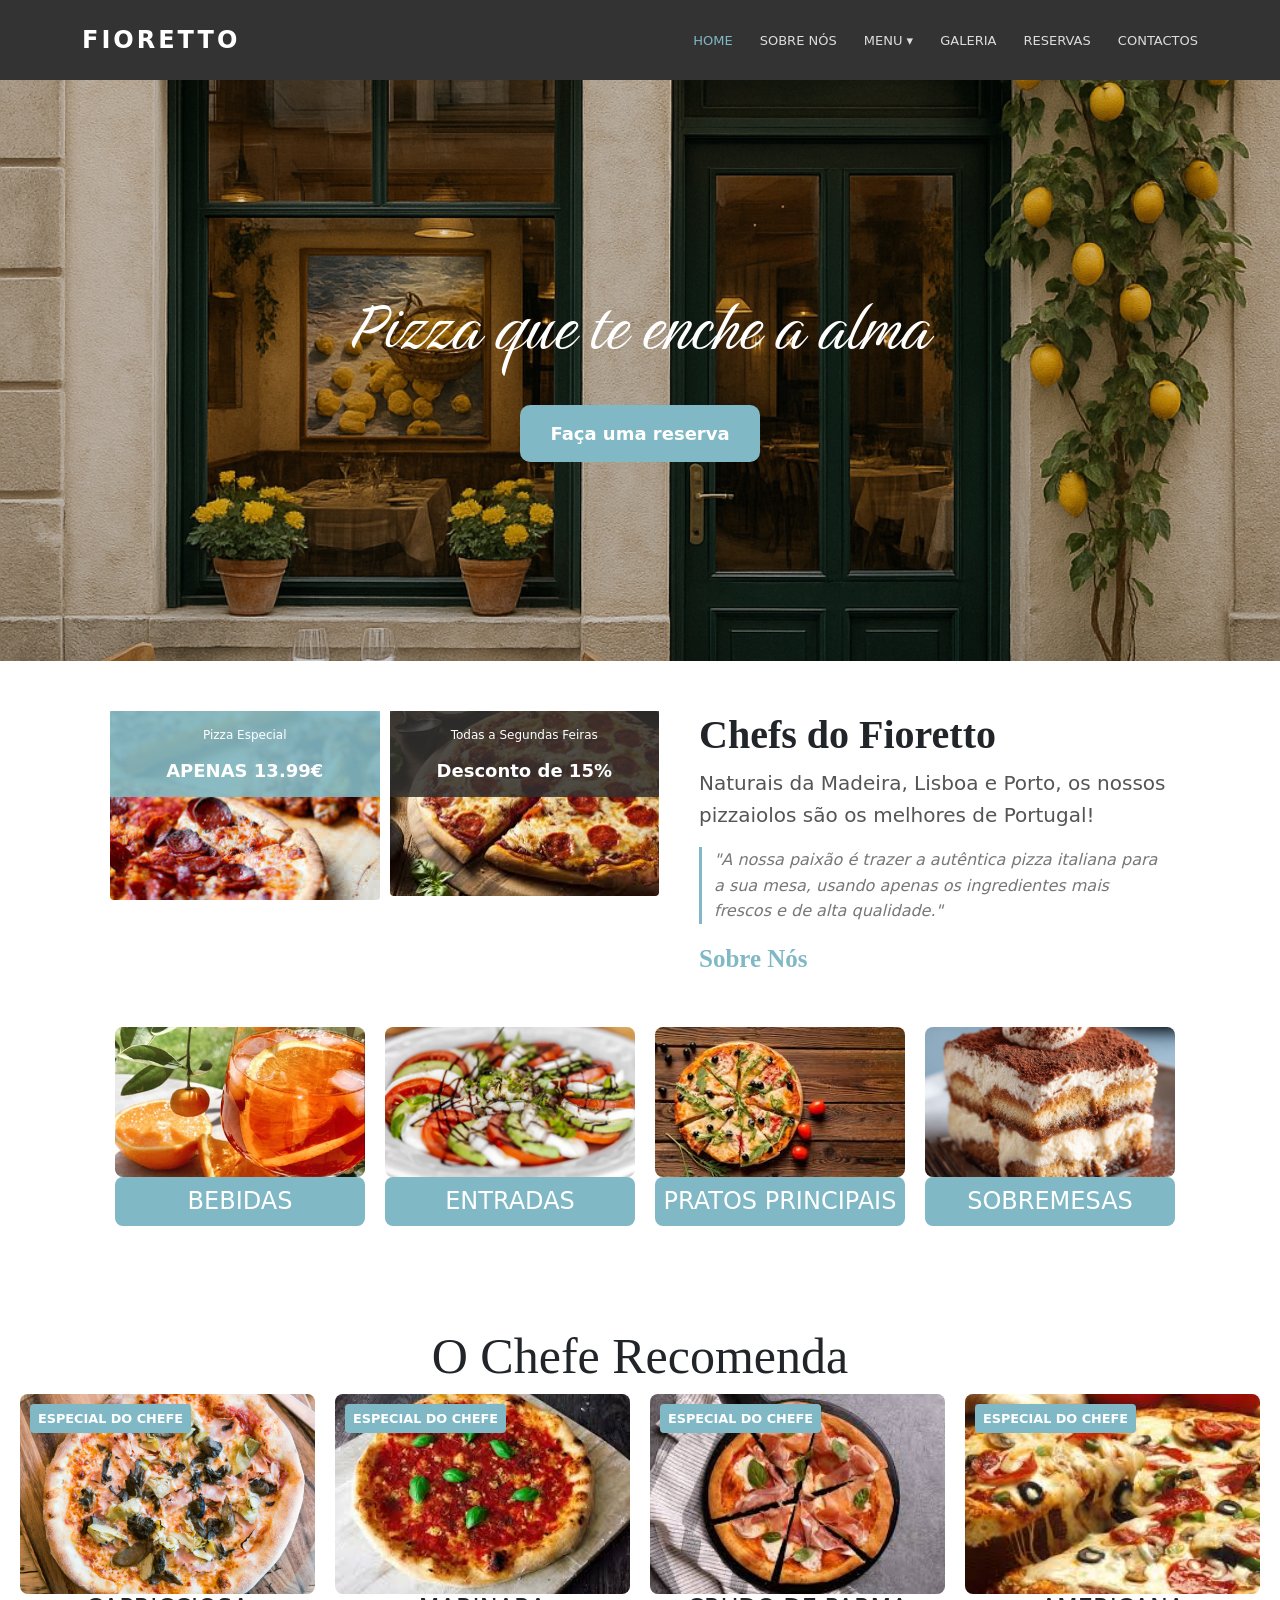
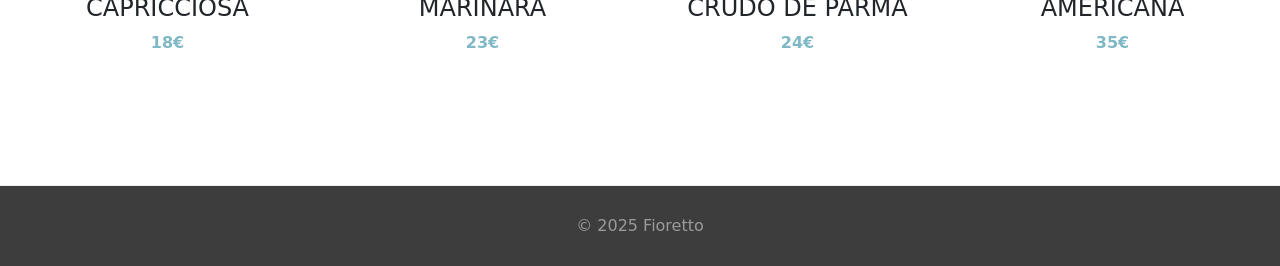
<file: index.html>
<!DOCTYPE html>
<html lang="en">
<head>
    <meta charset="UTF-8">
    <meta name="viewport" content="width=device-width, initial-scale=1.0">
    <title>Fioretto</title>
    <link href="index.css" rel="stylesheet"/> 
    <link href="https://fonts.googleapis.com/css2?family=Great+Vibes&family=Open+Sans:wght@300;400;600;700&display=swap" rel="stylesheet">
    <link href="https://fonts.googleapis.com/css2?family=Birthstone&family=Jura:wght@300..700&display=swap" rel="stylesheet">
    <link href="https://cdn.jsdelivr.net/npm/bootstrap@5.3.8/dist/css/bootstrap.min.css" rel="stylesheet" integrity="sha384-sRIl4kxILFvY47J16cr9ZwB07vP4J8+LH7qKQnuqkuIAvNWLzeN8tE5YBujZqJLB" crossorigin="anonymous">
</head>
<body>
   <!-- NAVBAR -->
<header class="topbar">
  <div class="container navwrap">
    <div class="logo">FIORETTO</div>
 
  <nav class="mainnav" id="mainnav">
  <a href="index.html" class="active">HOME</a>
  <a href="sobre.html">SOBRE NÓS</a>
 
     
  <!-- DROPDOWN MENU -->
  <div class="dropdown">
    <button class="dropbtn">MENU ▾</button>
        <div class="dropdown-content">
                        <a href="starters.html">Entradas</a>
                        <a href="maincourses.html">Pratos Principais</a>
                        <a href="desserts.html" >Sobremesas</a>
                       <a href="drinks.html">Bebidas</a>
                    </div>
                </div>
 
  <a href="galeria.html">GALERIA</a>
  <a href="reservas.html">RESERVAS</a>
  <a href="contactos.html">CONTACTOS</a>
</nav>
 

   <!-- BOTÃO BURGER PARA MOBILE -->

        <div class="burger" id="burger">
            <div></div>
            <div></div>
            <div></div>
        </div>
    </div>
</header>

<script>
  const burger = document.getElementById('burger');
  const nav = document.getElementById('mainnav');

  burger.addEventListener('click', () => {
      nav.classList.toggle('active');
  });
</script>

<!-- CABEÇALHO -->
<section class="hero">
    <div class="overlay">
      <h1>Pizza que te enche a alma</h1>
      <a href="reservas.html"><button class="cta">Faça uma reserva</button></a>
    </div>
</section>

<!-- SECÇÃO PROMO -->
<section class="promo-section">
    <div class="promo-left">
        <div class="promo-images">
            <div class="promo-box">
                <img src="Imagens/imagemPizza.jpg" alt="Special Pizza">
                <div class="promo-banner orange">
                    <p>Pizza Especial</p>
                    <h3>APENAS 13.99€</h3>
                </div>
            </div>
            <div class="promo-box">
                <img src="Imagens/imagemPizza2.jpg" alt="Monday Offer">
                <div class="promo-banner gray">
                    <p>Todas a Segundas Feiras</p>
                    <h3>Desconto de 15%</h3>
                </div>
            </div>
        </div>
    </div>

    <div class="promo-right">
        <h3>Chefs do Fioretto</h3>
        <p class="intro">Naturais da Madeira, Lisboa e Porto, os nossos pizzaiolos são os melhores de Portugal!</p>
        <blockquote>
        "A nossa paixão é trazer a autêntica pizza italiana para a sua mesa, usando apenas os ingredientes mais frescos e de alta qualidade."
    </blockquote>
        <a href="sobre.html" class="about-link">Sobre Nós</a>
    </div>
</section>


<!-- CATEGORIAS DE COMIDA -->
<section class="food-categories">
    <div class="category drinks">
      <a href="drinks.html">
      <img src="Imagens/aperolmenu.jpg" alt="Bebidas" />
      </a>
      <h4>BEBIDAS</h4>
    </div>
    </div>
    <div class="category starters">
      <a href="starters.html">
      <img src="Imagens/Starters.webp" alt="Entradas" />
      </a>
      <h4>ENTRADAS</h4>
    </div>
    <div class="category main">
      <a href="maincourses.html">
      <img src="Imagens/order_online.jpg" alt="Pratos Principais" />
      </a>
      <h4>PRATOS PRINCIPAIS</h4>
      </div>
    <div class="category sobremesas">
      <a href="desserts.html">
      <img src="Imagens/tiramissu.png" alt="Sobremesas" />
      </a>
      <h4>SOBREMESAS</h4>
    </div>
    </section>

<!-- O CHEFE RECOMENDA -->
<section class="chef-recommends">
  <h2 class="recomendacoes">O Chefe Recomenda</h2>
  <div class="recommend-grid">
    <div class="dish">
      <img src="Imagens/capricciosa-pizza-1.jpg" alt="Capricciosa" />
      <span class="tag">ESPECIAL DO CHEFE</span>
      <h4>CAPRICCIOSA</h4>
      <div class="price">18€</div>
    </div>
    <div class="dish">
      <img src="Imagens/marinara.jpg" alt="Marinara" />
      <span class="tag">ESPECIAL DO CHEFE</span>
      <h4>MARINARA</h4>
      <div class="price">23€</div>
    </div>
    <div class="dish">
      <img src="Imagens/crudo_parma.jpg" alt="Crudo de Parma" />
      <span class="tag">ESPECIAL DO CHEFE</span>
      <h4>CRUDO DE PARMA</h4>
      <div class="price">24€</div>
    </div>
    <div class="dish">
      <img src="Imagens/americano.jpg" alt="Americana" />
      <span class="tag">ESPECIAL DO CHEFE</span>
      <h4>AMERICANA</h4>
      <div class="price">35€</div>
    </div>
  </div>
</section>

<!-- FOOTER -->
<footer class="site-footer">
        <div class="container">&copy; 2025 Fioretto</div>
    </footer>

<script src="https://cdn.jsdelivr.net/npm/bootstrap@5.3.8/dist/js/bootstrap.bundle.min.js" crossorigin="anonymous"></script>
</body>
</html>
</file>
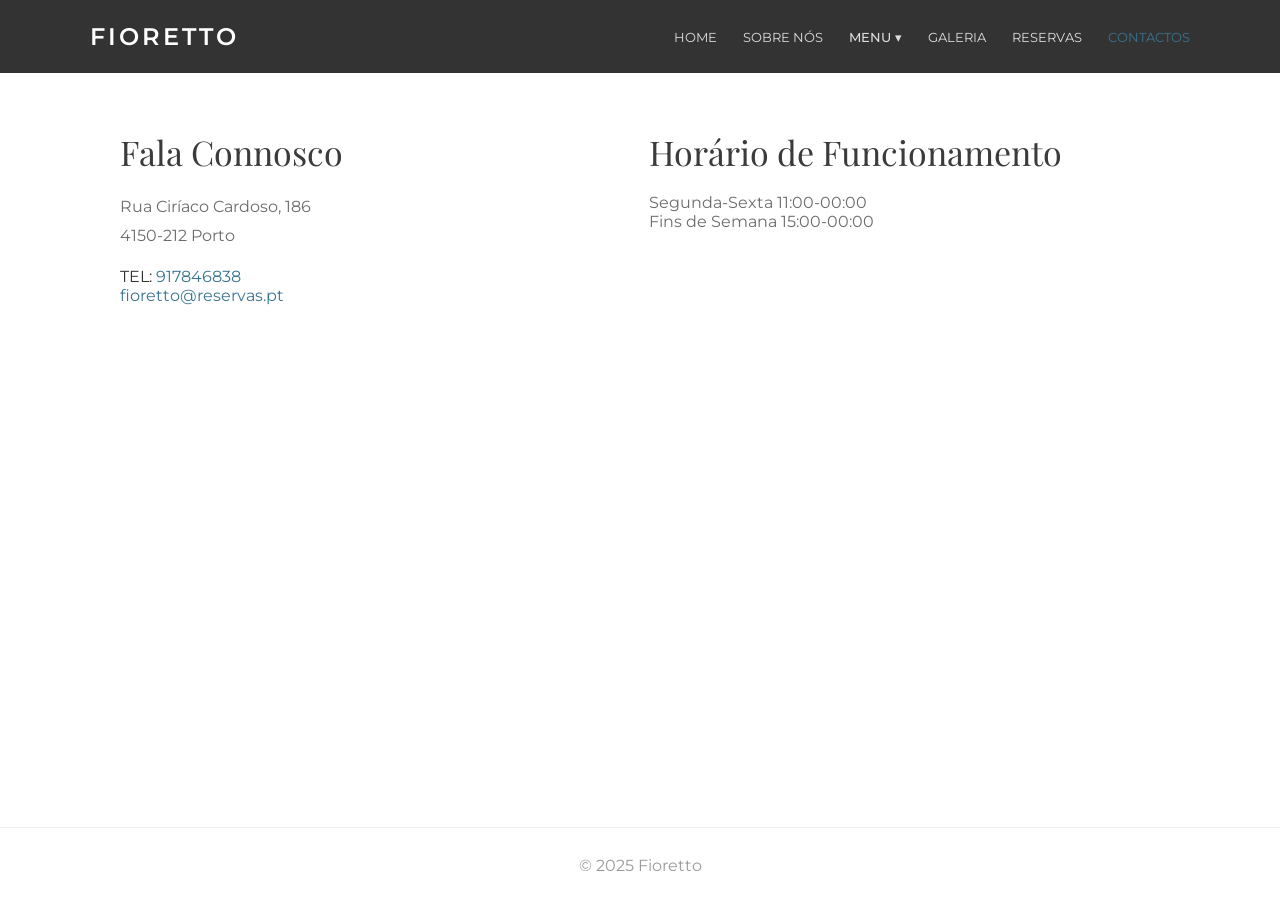
<file: contactos.html>
<!-- FILE: index.html -->
<!doctype html>
<html lang="pt">

<head>
    <meta charset="utf-8" />
    <meta name="viewport" content="width=device-width, initial-scale=1" />
    <title>Contactos</title>
    <link rel="preconnect" href="https://fonts.gstatic.com" crossorigin>
    <link
        href="https://fonts.googleapis.com/css2?family=Montserrat:wght@300;400;600;700&family=Playfair+Display:wght@400;700&display=swap"
        rel="stylesheet">
    <link rel="stylesheet" href="contactos.css">
</head>

<body>
    <header class="topbar">
        <div class="container navwrap">
            <div class="logo">FIORETTO</div>

            <nav class="mainnav" id="mainnav">
                <a href="index.html">HOME</a>
                <a href="sobre.html">SOBRE NÓS</a>


                <!-- DROPDOWN MENU -->
                <div class="dropdown">
                    <button class="dropbtn">MENU ▾</button>
                    <div class="dropdown-content">
                        <a href="starters.html">Entradas</a>
                        <a href="maincourses.html">Pratos Principais</a>
                        <a href="desserts.html" >Sobremesas</a>
                        <a href="drinks.html">Bebidas</a>
                    </div>
                </div>

                <a href="galeria.html">GALERIA</a>
                <a href="reservas.html">RESERVAS</a>
                <a href="contactos.html" class="active">CONTACTOS</a>
            </nav>

  <!-- BOTÃO BURGER PARA MOBILE -->

        <div class="burger" id="burger">
            <div></div>
            <div></div>
            <div></div>
        </div>
    </div>
</header>

<script>
  const burger = document.getElementById('burger');
  const nav = document.getElementById('mainnav');

  burger.addEventListener('click', () => {
      nav.classList.toggle('active');
  });
</script>

    <main>
        <section class="contact-hero">
            <div class="container columns">
                <div class="col contact">
                    <h1>Fala Connosco</h1>
                    <p class="address">Rua Ciríaco Cardoso, 186 <br>4150-212 Porto</p>
                    <p class="tel">TEL: <a href="tel:15558366767">917846838</a><br>
                        <a href="mailto:info@demolink.org">fioretto@reservas.pt</a>
                    </p>
                </div>


                <div class="col hours">
                    <h1>Horário de Funcionamento</h1>
                    <p>Segunda-Sexta 11:00-00:00<br> Fins de Semana 15:00-00:00</p>
                </div>
            </div>
        </section>

        <section class="map" id="map">
            <div class="map-wrap">
                <iframe class="map-iframe" loading="lazy" allowfullscreen referrerpolicy="no-referrer-when-downgrade"
                    src="https://www.google.com/maps?q=Porto,Portugal&hl=pt-PT&z=13&output=embed">
                </iframe>
            </div>
        </section>
    </main>


    <footer class="site-footer">
        <div class="container">&copy; 2025 Fioretto</div>
    </footer>


</body>

</html>
</file>
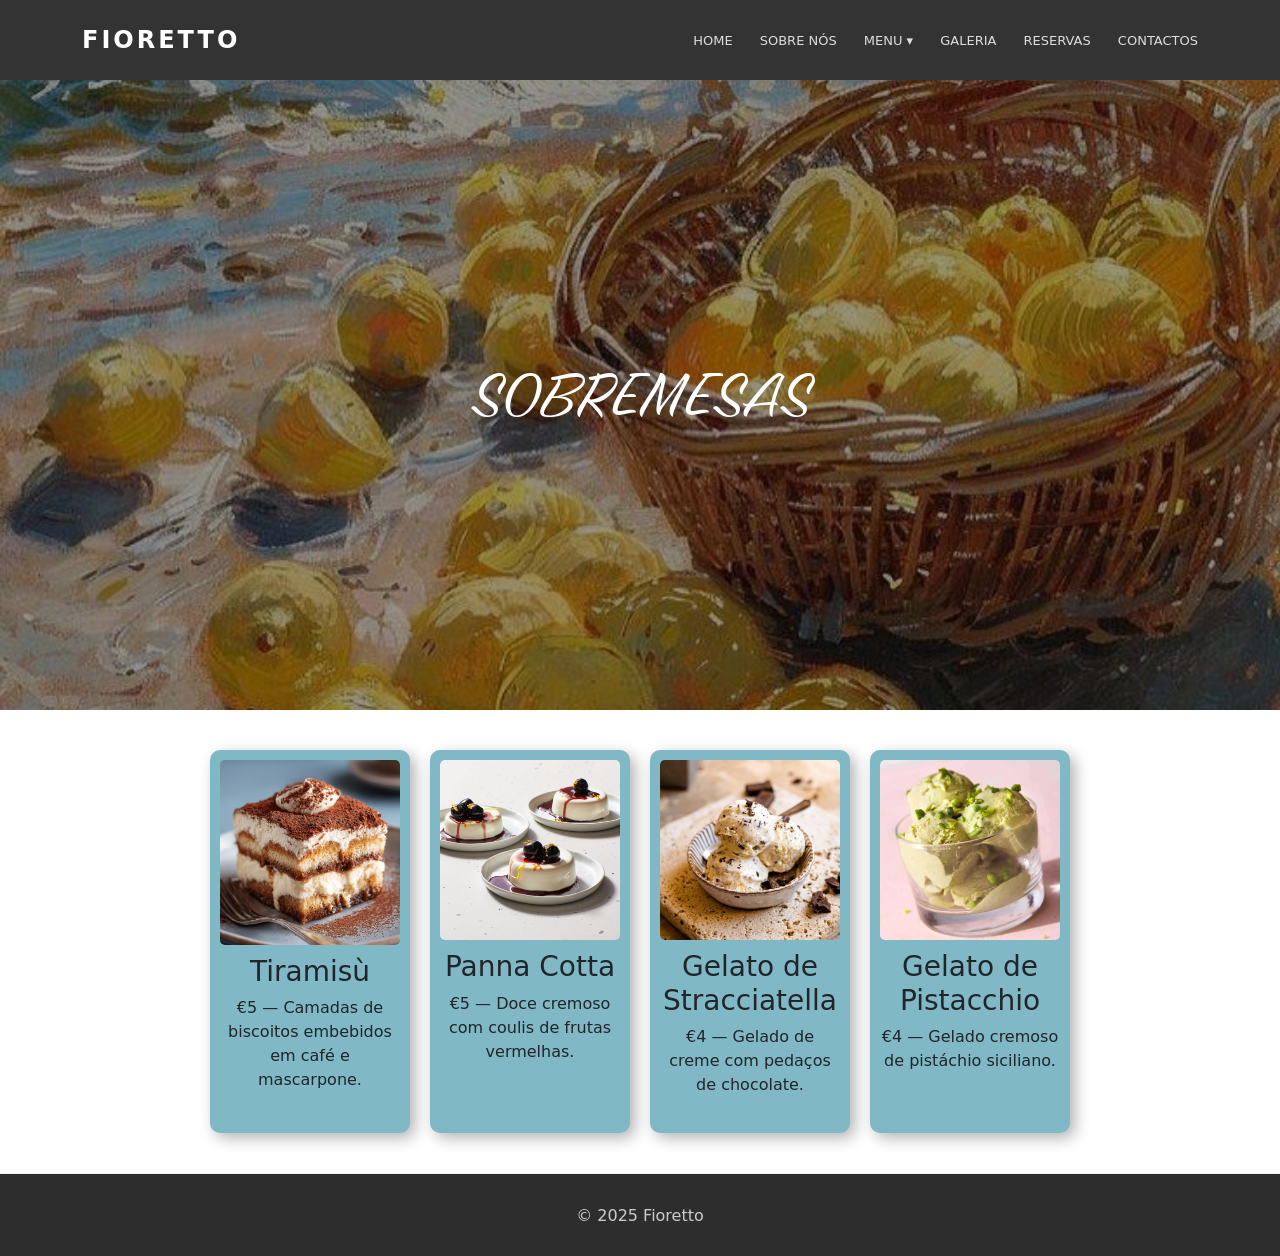
<file: desserts.html>
<!DOCTYPE html>
<html lang="en">
  <head>
    <meta charset="UTF-8" />
    <meta name="viewport" content="width=device-width, initial-scale=1.0" />
    <title>Fioretto</title>
    <link href="style2.css" rel="stylesheet" />
    <link
      href="https://fonts.googleapis.com/css2?family=Great+Vibes&family=Open+Sans:wght@300;400;600;700&display=swap"
      rel="stylesheet"
    />
    <link
      href="https://fonts.googleapis.com/css2?family=Birthstone&family=Jura:wght@300..700&display=swap"
      rel="stylesheet"
    />
    <link
      href="https://cdn.jsdelivr.net/npm/bootstrap@5.3.8/dist/css/bootstrap.min.css"
      rel="stylesheet"
      integrity="sha384-sRIl4kxILFvY47J16cr9ZwB07vP4J8+LH7qKQnuqkuIAvNWLzeN8tE5YBujZqJLB"
      crossorigin="anonymous"
    />
  </head>
  <body>
   <!-- NAVBAR -->
<header class="topbar">
  <div class="container navwrap">
    <div class="logo">FIORETTO</div>

  <nav class="mainnav" id="mainnav">
  <a href="index.html">HOME</a>
  <a href="sobre.html">SOBRE NÓS</a>

     
    <!-- DROPDOWN MENU -->
  <div class="dropdown">
    <button class="dropbtn"  class="active">MENU ▾</button>
    <div class="dropdown-content">
      <a href="starters.html">Entradas</a>
      <a href="maincourses.html">Pratos Principais</a>
      <a href="desserts.html">Sobremesas</a>
       <a href="drinks.html">Bebidas</a>
    </div>
  </div>

  <a href="galeria.html">GALERIA</a>
  <a href="reservas.html">RESERVAS</a>
  <a href="contactos.html">CONTACTOS</a>
</nav>

        <!-- BOTÃO BURGER PARA MOBILE -->

        <div class="burger" id="burger">
          <div></div>
          <div></div>
          <div></div>
        </div>
      </div>
    </header>


    <script>
      const burger = document.getElementById("burger");
      const nav = document.getElementById("mainnav");

      burger.addEventListener("click", () => {
        nav.classList.toggle("active");
      });
    </script>

    <!-- CABEÇALHO -->
  <section class="hero4">
  <div class="overlay">
    <h1>SOBREMESAS</h1>
  </div>
</section>
     
      </div>
    </section>
 <section class="polaroid-gallery">
  <div class="polaroid">
    <img src="Imagens/tiramissu.png" alt="Tiramisù">
    <div class="caption">
      <h3>Tiramisù</h3>
      <p>€5 — Camadas de biscoitos embebidos em café e mascarpone.</p>
    </div>
  </div>

  <div class="polaroid">
    <img src="Imagens/panna.png" alt="Panna Cotta">
    <div class="caption">
      <h3>Panna Cotta</h3>
      <p>€5 — Doce cremoso com coulis de frutas vermelhas.</p>
    </div>
  </div>

  <div class="polaroid">
    <img src="Imagens/straci.jpg" alt="Gelato Stracciatella">
    <div class="caption">
      <h3>Gelato de Stracciatella</h3>
      <p>€4 — Gelado de creme com pedaços de chocolate.</p>
    </div>
  </div>

  <div class="polaroid">
    <img src="Imagens/pistachio.jpg" alt="Gelato Pistacchio">
    <div class="caption">
      <h3>Gelato de Pistacchio</h3>
      <p>€4 — Gelado cremoso de pistáchio siciliano.</p>
    </div>
  </div>
</section>

<script src="https://cdn.jsdelivr.net/npm/@popperjs/core@2.11.6/dist/umd/popper.min.js" integrity="sha384-oBqDVmMz9ATKxIep9tiCxS/Z9fNfEXiDAYTujMAeBAsjFuCZSmKbSSUnQlmh/jp3" crossorigin="anonymous"></script>
<script src="https://cdn.jsdelivr.net/npm/bootstrap@5.2.3/dist/js/bootstrap.min.js" integrity="sha384-cuYeSxntonz0PPNlHhBs68uyIAVpIIOZZ5JqeqvYYIcEL727kskC66kF92t6Xl2V" crossorigin="anonymous"></script>
    <script>
const imageCarousel = document.querySelector('#imageCarousel');
const textCarousel = document.querySelector('#textCarousel');

imageCarousel.addEventListener('slide.bs.carousel', function (e) {
  const nextIndex = e.to;
  const textItems = textCarousel.querySelectorAll('.carousel-item');
  textItems.forEach((item, i) => item.classList.remove('active'));
  textItems[nextIndex].classList.add('active');
});
    </script>

        <!-- FOOTER -->
    <footer class="site-footer">
        <div class="container">&copy; 2025 Fioretto</div>
    </footer>

    <script
      src="https://cdn.jsdelivr.net/npm/bootstrap@5.3.8/dist/js/bootstrap.bundle.min.js"
      crossorigin="anonymous"
    ></script>
  </body>
</html>
</file>
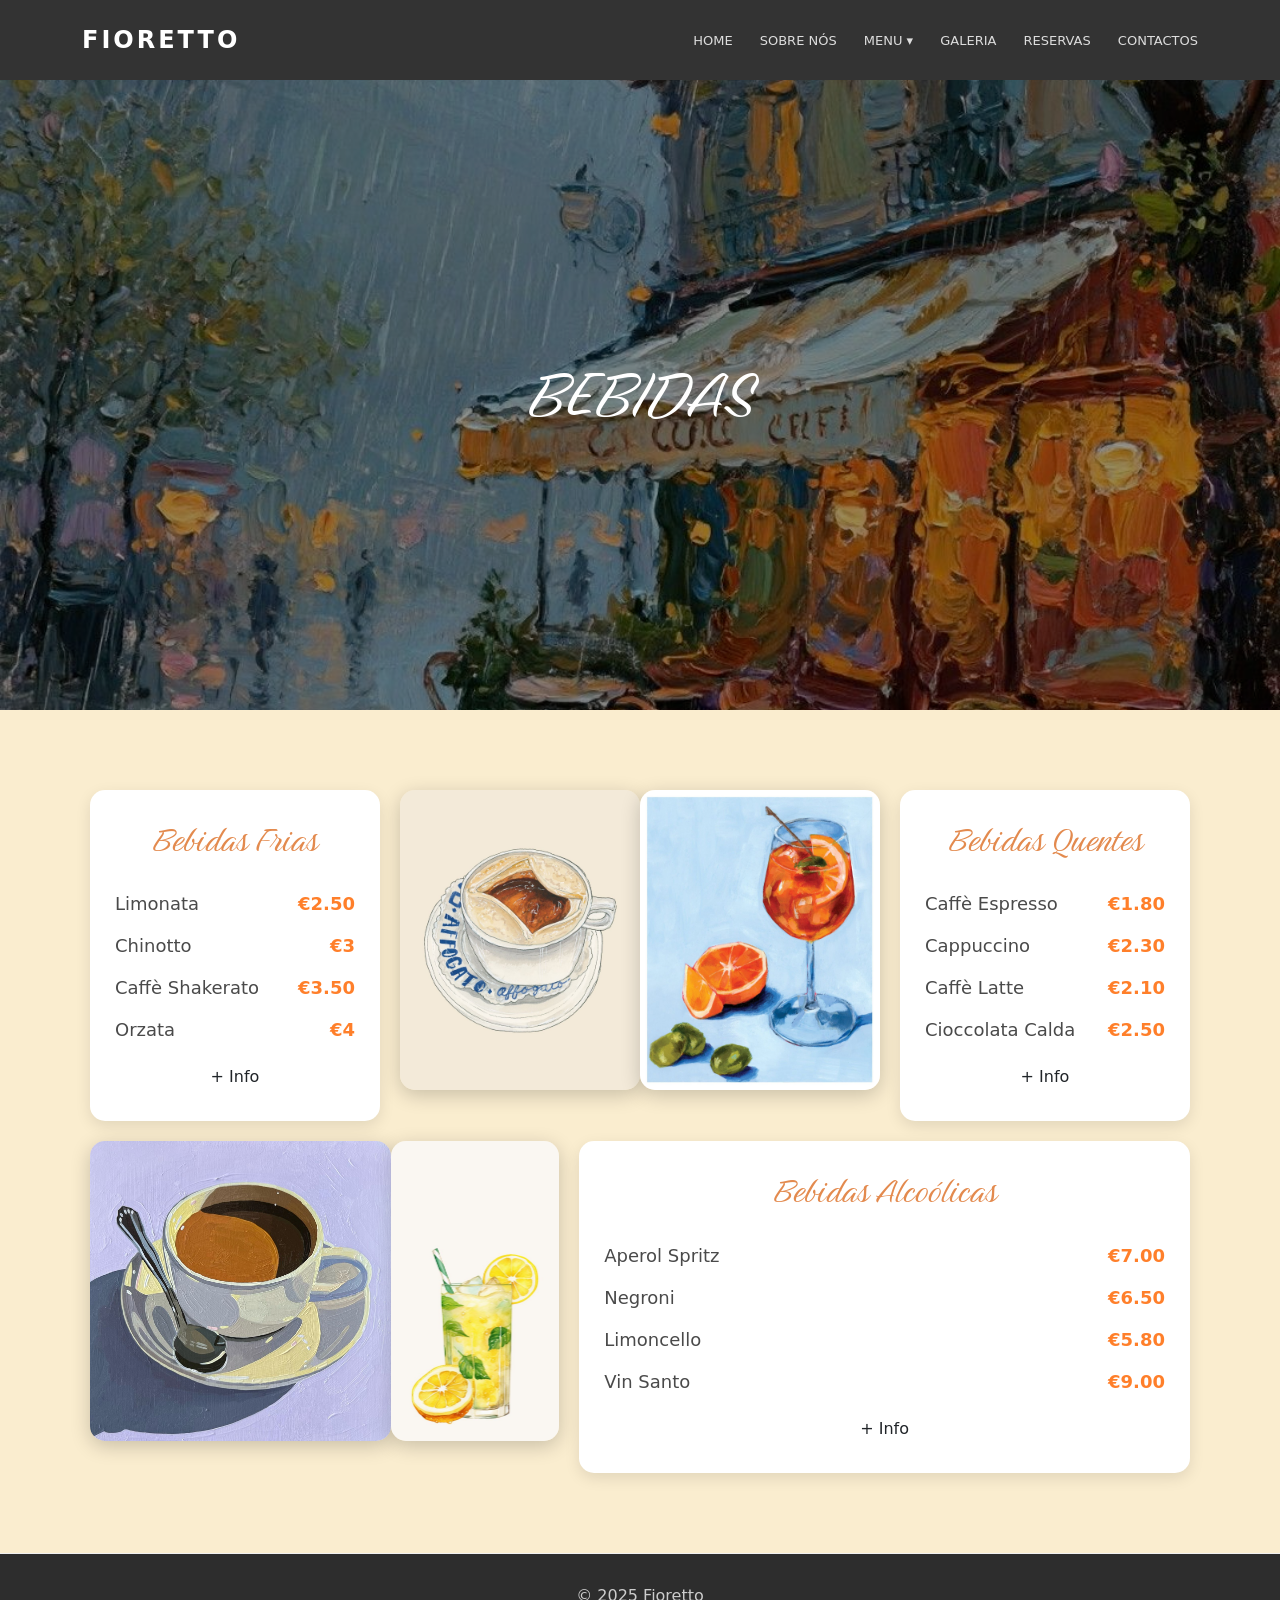
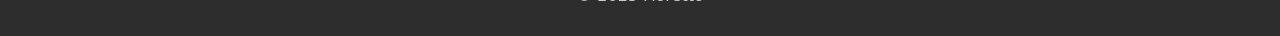
<file: drinks.html>
<!DOCTYPE html>
<html lang="en">
  <head>
    <meta charset="UTF-8" />
    <meta name="viewport" content="width=device-width, initial-scale=1.0" />
    <title>Fioretto</title>
    <link href="style2.css" rel="stylesheet" />
    <link
      href="https://fonts.googleapis.com/css2?family=Great+Vibes&family=Open+Sans:wght@300;400;600;700&display=swap"
      rel="stylesheet"
    />
    <link
      href="https://fonts.googleapis.com/css2?family=Birthstone&family=Jura:wght@300..700&display=swap"
      rel="stylesheet"
    />
    <link
      href="https://cdn.jsdelivr.net/npm/bootstrap@5.3.8/dist/css/bootstrap.min.css"
      rel="stylesheet"
      integrity="sha384-sRIl4kxILFvY47J16cr9ZwB07vP4J8+LH7qKQnuqkuIAvNWLzeN8tE5YBujZqJLB"
      crossorigin="anonymous"
    />
  </head>
  <body>
   <!-- NAVBAR -->
<header class="topbar">
  <div class="container navwrap">
    <div class="logo">FIORETTO</div>

  <nav class="mainnav" id="mainnav">
  <a href="index.html">HOME</a>
  <a href="sobre.html">SOBRE NÓS</a>

     
    <!-- DROPDOWN MENU -->
  <div class="dropdown">
    <button class="dropbtn"  class="active">MENU ▾</button>
    <div class="dropdown-content">
      <a href="starters.html">Entradas</a>
      <a href="maincourses.html">Pratos Principais</a>
      <a href="desserts.html">Sobremesas</a>
     <a href="drinks.html">Bebidas</a>
    </div>
  </div>

  <a href="galeria.html">GALERIA</a>
  <a href="reservas.html">RESERVAS</a>
  <a href="contactos.html">CONTACTOS</a>
</nav>

        <!-- BOTÃO BURGER PARA MOBILE -->

        <div class="burger" id="burger">
          <div></div>
          <div></div>
          <div></div>
        </div>
      </div>
    </header>


    <script>
      const burger = document.getElementById("burger");
      const nav = document.getElementById("mainnav");

      burger.addEventListener("click", () => {
        nav.classList.toggle("active");
      });
    </script>

    <!-- CABEÇALHO -->
    <section class="hero5">
      <div class="overlay">
        <h1>BEBIDAS</h1>
      </div>
    </section>

    <!--Separadores bebidas-->
    <section class="drinks-section">
      <div class="drinks-container">
        <!-- Bebidas Frias -->
        <div class="drink-box">
          <h2>Bebidas Frias</h2>
          <ul>
            <li>Limonata<span class="drink-price">€2.50</span></li>
            <li>Chinotto<span class="drink-price">€3</span></li>
            <li>Caffè Shakerato<span class="drink-price">€3.50</span></li>
            <li>Orzata<span class="drink-price">€4</span></li>
          </ul>
          <button
            type="button"
            class="btn btn-accent"
            data-bs-toggle="modal"
            data-bs-target="#modal1"
          >
            + Info
          </button>
        </div>

        <!-- Separador / Photobooth 1 -->
        <div class="separator">
          <img src="Drawings/affogatto.jpg" alt="Separador 1" />
          <img src="Drawings/aperol.jpg" alt="Separador 1" />
        </div>

        <!-- Bebidas Quentes -->
        <div class="drink-box">
          <h2>Bebidas Quentes</h2>
          <ul>
            <li>Caffè Espresso<span class="drink-price">€1.80</span></li>
            <li>Cappuccino<span class="drink-price">€2.30</span></li>
            <li>Caffè Latte<span class="drink-price">€2.10</span></li>
            <li>Cioccolata Calda<span class="drink-price">€2.50</span></li>
          </ul>
          <button
            type="button"
            class="btn btn-accent"
            data-bs-toggle="modal"
            data-bs-target="#modal2"
          >
            + Info
          </button>
        </div>

        <!-- Separador / Photobooth 2 -->
        <div class="separator">
          <img src="Drawings/espresso.jpg" alt="Separador 2" />
          <img src="Drawings/Limonata.jpg" alt="Separador 2" />
        </div>

        <!-- Bebidas Alcoólicas -->
        <div class="drink-box">
          <h2>Bebidas Alcoólicas</h2>
          <ul>
            <li>Aperol Spritz<span class="drink-price">€7.00</span></li>
            <li>Negroni<span class="drink-price">€6.50</span></li>
            <li>Limoncello<span class="drink-price">€5.80</span></li>
            <li>Vin Santo<span class="drink-price">€9.00</span></li>
          </ul>
          <button
            type="button"
            class="btn btn-accent"
            data-bs-toggle="modal"
            data-bs-target="#modal3"
          >
            + Info
          </button>
        </div>
      </div>
    </section>
    <!-- MODAIS -->
    <!-- Modal 1 -->
    <div class="modal fade" id="modal1" tabindex="-1" aria-hidden="true">
      <div class="modal-dialog">
        <div class="modal-content">
          <div class="modal-header">
            <h5 class="modal-title">Bebidas Frias</h5>
            <button
              type="button"
              class="btn-close"
              data-bs-dismiss="modal"
            ></button>
          </div>
          <div class="modal-body">
            <p>
              Limonata – Limonada italiana artesanal, refrescante e cítrica.
            </p>
            <p>
              Chinotto – Refrigerante italiano típico, feito com a fruta
              chinotto, sabor amargo-doce.
            </p>
            <p>
              Caffè Shakerato – Espresso gelado batido com gelo e açúcar,
              servido frio.
            </p>
            <p>
              Orzata – Bebida doce feita de cevada ou amêndoas, servida gelada.
            </p>
          </div>
        </div>
      </div>
    </div>

    <!-- Modal 2 -->
    <div class="modal fade" id="modal2" tabindex="-1" aria-hidden="true">
      <div class="modal-dialog">
        <div class="modal-content">
          <div class="modal-header">
            <h5 class="modal-title">Bebidas Quentes</h5>
            <button
              type="button"
              class="btn-close"
              data-bs-dismiss="modal"
            ></button>
          </div>
          <div class="modal-body">
            <p>
              Caffè Espresso – Café forte e concentrado, base de praticamente
              todos os cafés italianos.
            </p>

            <p>Cappuccino – Espresso com leite vaporizado e espuma cremosa.</p>

            <p>
              Caffè Latte – Espresso com bastante leite quente, menos espuma que
              o cappuccino.
            </p>

            <p>
              Cioccolata Calda – Chocolate quente italiano, geralmente bem
              cremoso e espesso.
            </p>
          </div>
        </div>
      </div>
    </div>

    <!-- Modal 3 -->
    <div class="modal fade" id="modal3" tabindex="-1" aria-hidden="true">
      <div class="modal-dialog">
        <div class="modal-content">
          <div class="modal-header">
            <h5 class="modal-title">Bebidas Alcoólicas</h5>
            <button
              type="button"
              class="btn-close"
              data-bs-dismiss="modal"
            ></button>
          </div>
          <div class="modal-body">
            <p>
              Aperol Spritz – Aperol, prosecco e água com gás, clássico
              aperitivo italiano.
            </p>

            <p>
              Negroni – Gin, Campari e vermute tinto, coquetel forte e
              tradicional.
            </p>

            <p>
              Limoncello – Licor de limão típico do sul da Itália, servido
              gelado.
            </p>

            <p>
              Vin Santo – Vinho de sobremesa italiano, normalmente servido com
              cantucci (biscoitos).
            </p>
          </div>
        </div>
      </div>
    </div>

    <!-- FOOTER -->
    <footer class="site-footer">
        <div class="container">&copy; 2025 Fioretto</div>
    </footer>

    <script
      src="https://cdn.jsdelivr.net/npm/bootstrap@5.3.8/dist/js/bootstrap.bundle.min.js"
      crossorigin="anonymous"
    ></script>
  </body>
</html>
</file>
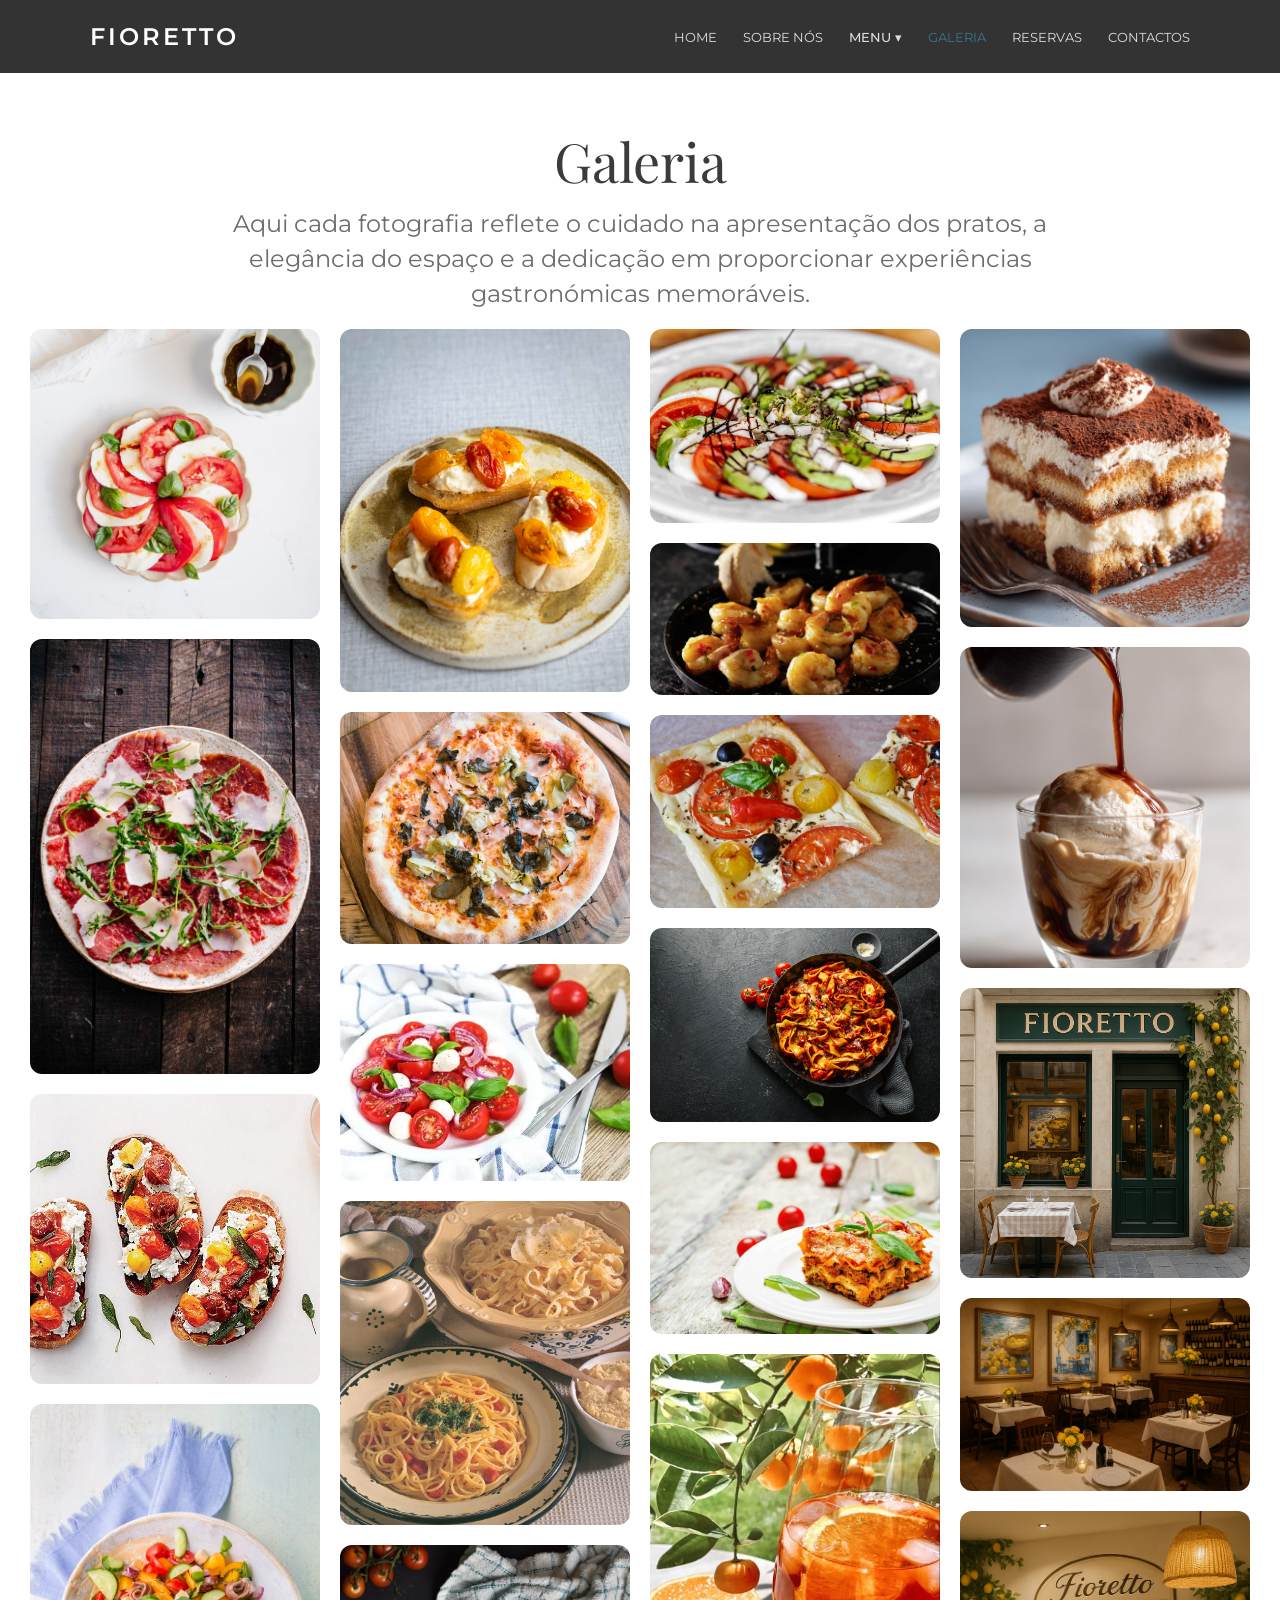
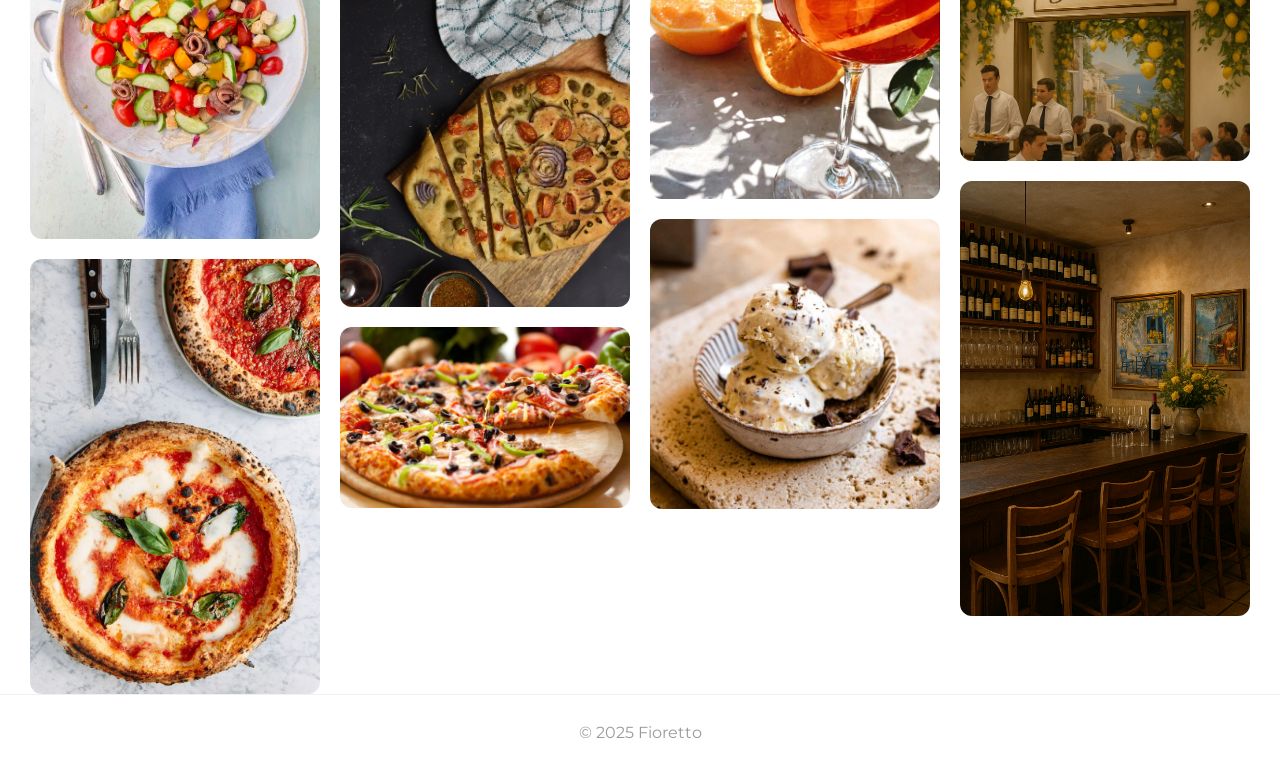
<file: galeria.html>
<!-- FILE: index.html -->
<!doctype html>
<html lang="pt">

<head>
    <meta charset="utf-8" />
    <meta name="viewport" content="width=device-width, initial-scale=1" />
    <title>Galeria</title>
    <link rel="preconnect" href="https://fonts.gstatic.com" crossorigin>
    <link
        href="https://fonts.googleapis.com/css2?family=Montserrat:wght@300;400;600;700&family=Playfair+Display:wght@400;700&display=swap"
        rel="stylesheet">
    <link rel="stylesheet" href="galeria.css">
</head>

<div class="lightbox" id="lightbox" aria-hidden="true" role="dialog" aria-label="Visualizador de imagem">
  <button class="lb-close" id="lbClose" aria-label="Fechar">&times;</button>
  <button class="lb-nav lb-prev" id="lbPrev" aria-label="Anterior">&#10094;</button>

  <figure class="lb-viewport">
    <img id="lbImg" alt="" />
    <figcaption id="lbCaption"></figcaption>
  </figure>

  <button class="lb-nav lb-next" id="lbNext" aria-label="Próxima">&#10095;</button>
</div>

<script src="galeria.js" defer></script>

<body>
    <header class="topbar">
        <div class="container navwrap">
            <div class="logo">FIORETTO</div>

            <nav class="mainnav" id="mainnav">
                <a href="index.html">HOME</a>
                <a href="sobre.html">SOBRE NÓS</a>


                <!-- DROPDOWN MENU -->
                <div class="dropdown">
                    <button class="dropbtn">MENU ▾</button>
                    <div class="dropdown-content">
                        <a href="starters.html" target="_blank">Entradas</a>
                        <a href="maincourses.html" target="_blank">Pratos Principais</a>
                        <a href="desserts.html" target="_blank">Sobremesas</a>
                        <a href="drinks.html" target="_blank">Bebidas</a>
                    </div>
                </div>

                <a href="galeria.html"  class="active">GALERIA</a>
                <a href="reservas.html">RESERVAS</a>
                <a href="contactos.html">CONTACTOS</a>
            </nav>


    <!-- BOTÃO BURGER PARA MOBILE -->

        <div class="burger" id="burger">
            <div></div>
            <div></div>
            <div></div>
        </div>
    </div>
</header>

<script>
  const burger = document.getElementById('burger');
  const nav = document.getElementById('mainnav');

  burger.addEventListener('click', () => {
      nav.classList.toggle('active');
  });
</script>

    <main>
        <section class="section-intro">
            <div class="container">
                <h1 class="page-title">Galeria</h1>
                <p class="page-lead">Aqui cada fotografia reflete o cuidado na apresentação dos pratos, a elegância do espaço e a dedicação em proporcionar experiências gastronómicas memoráveis.</p>
            </div>
        </section>

        <section class="gallery">
            <div class="gallery-row">
                <figure class="card"><img
                        src="Imagens/caprese.jpg"
                        alt="1"></figure>
                <figure class="card"><img
                        src="Imagens/carne.jpg"
                        alt="2"></figure>
                <figure class="card"><img
                        src="Imagens/bruschettaaa.jpg"
                        alt="3"></figure>
                <figure class="card"><img
                        src="Imagens/panza.png"
                        alt="4"></figure>
            </div>
            <div class="gallery-row">
                <figure class="card"><img
                        src="Imagens/pizzas.jpg"
                        alt="5"></figure>
                <figure class="card"><img
                        src="Imagens/starters2.jpg"
                        alt="6"></figure>
                <figure class="card"><img
                        src="Imagens/capricciosa-pizza-1.jpg"
                        alt="7"></figure>
                <figure class="card"><img
                        src="Imagens/salada.png"
                        alt="8"></figure>
            </div>
            <div class="gallery-row">
                <figure class="card"><img
                        src="Imagens/pasta.png"
                        alt="9"></figure>
                <figure class="card"><img
                        src="Imagens/foccacia.png"
                        alt="10"></figure>
                <figure class="card"><img
                        src="Imagens/pictures-of-pizza-23-1.jpg"
                        alt="11"></figure>
                <figure class="card"><img
                        src="Imagens/Starters.webp"
                        alt="12"></figure>
            </div>
            <div class="gallery-row">
                <figure class="card"><img
                        src="Imagens/gamberetti.png"
                        alt="13"></figure>
                <figure class="card"><img
                        src="Imagens/thumb-1920-752159.jpg"
                        alt="14"></figure>
                <figure class="card"><img
                        src="Imagens/thumb-1920-1052976.jpg"
                        alt="15"></figure>
                <figure class="card"><img
                        src="Imagens/las.jpg"
                        alt="16"></figure>
            </div>
            <div class="gallery-row">
                <figure class="card"><img
                        src="Imagens/aperolmenu.jpg"
                        alt="17"></figure>
                <figure class="card"><img
                        src="Imagens/straci.jpg"
                        alt="18"></figure>
                <figure class="card"><img
                        src="Imagens/tiramissu.png"
                        alt="19"></figure>
                <figure class="card"><img
                        src="Imagens/affogato.png"
                        alt="20"></figure>
            </div>
            <div class="gallery-row">
                <figure class="card"><img
                        src="Imagens/Entrada.png"
                        alt="21"></figure>
                <figure class="card"><img
                        src="Imagens/ChatGPT Image 28_10_2025, 09_53_45.png"
                        alt="22"></figure>
                <figure class="card"><img
                        src="Imagens/ChatGPT Image 29_10_2025, 11_39_09.png"
                        alt="23"></figure>
                <figure class="card"><img
                        src="Imagens/ChatGPT Image 28_10_2025, 09_53_36.png"
                        alt="24"></figure>
            </div>
        </section>
    </main>


    <footer class="site-footer">
        <div class="container">&copy; 2025 Fioretto</div>
    </footer>


</body>

</html>
</file>
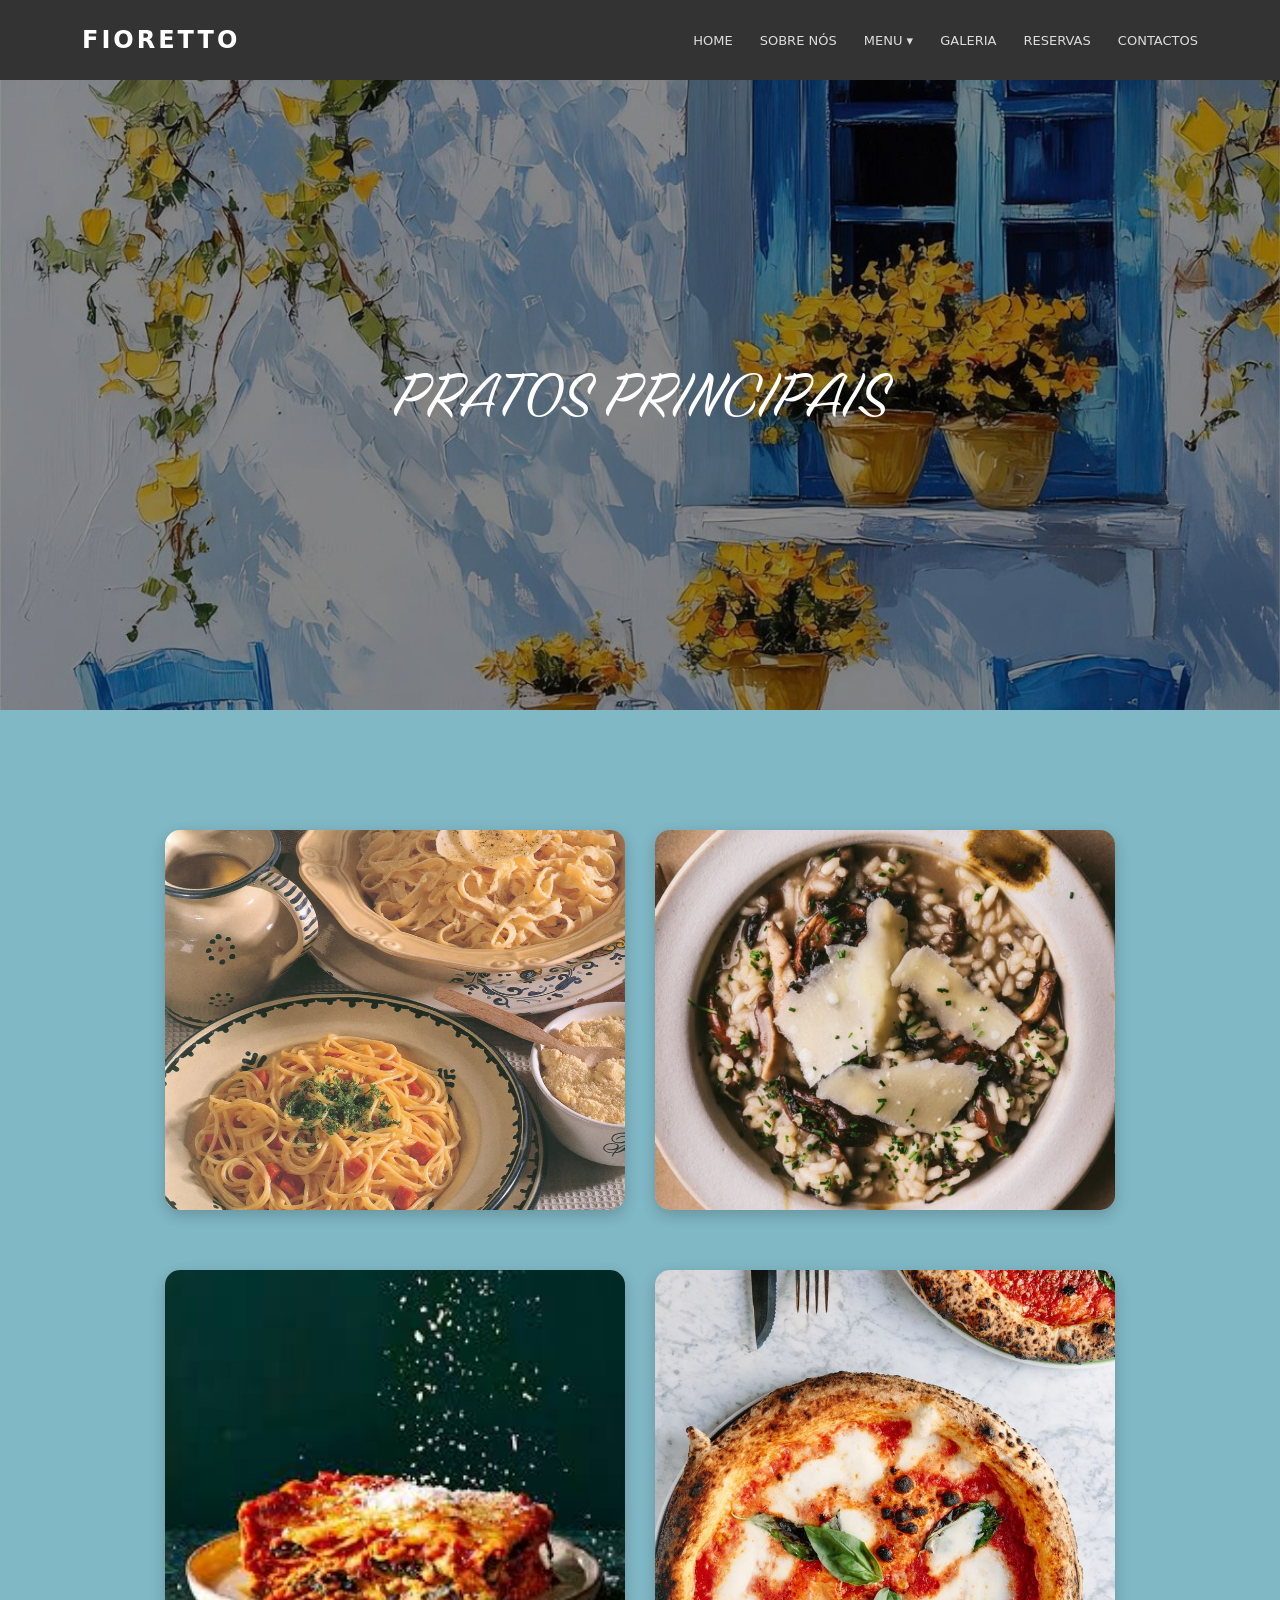
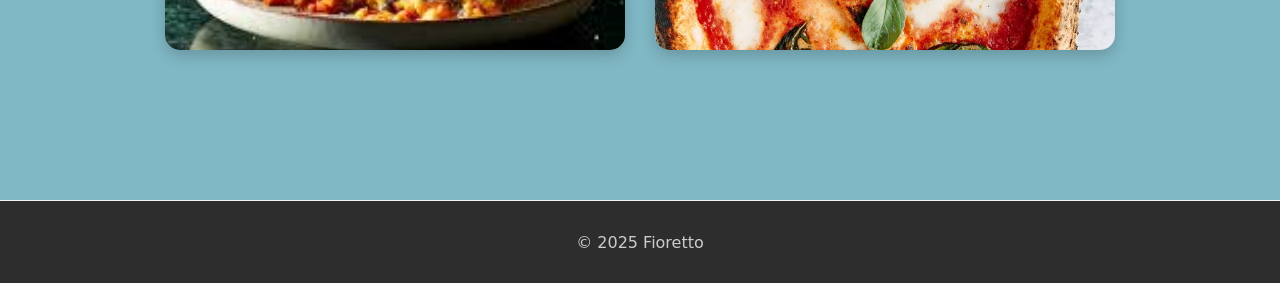
<file: maincourses.html>
<!DOCTYPE html>
<html lang="pt">
  <head>
    <meta charset="UTF-8" />
    <meta name="viewport" content="width=device-width, initial-scale=1.0" />
    <title>Fioretto</title>
    <link href="style2.css" rel="stylesheet" />
    <link
      href="https://fonts.googleapis.com/css2?family=Great+Vibes&family=Open+Sans:wght@300;400;600;700&display=swap"
      rel="stylesheet"
    />
    <link
      href="https://fonts.googleapis.com/css2?family=Birthstone&family=Jura:wght@300..700&display=swap"
      rel="stylesheet"
    />
    <link
      href="https://cdn.jsdelivr.net/npm/bootstrap@5.3.8/dist/css/bootstrap.min.css"
      rel="stylesheet"
      crossorigin="anonymous"
    />
  </head>

  <body>
    <!-- NAVBAR -->
    <header class="topbar">
      <div class="container navwrap">
        <div class="logo">FIORETTO</div>

        <nav class="mainnav" id="mainnav">
          <a href="index.html">HOME</a>
          <a href="sobre.html">SOBRE NÓS</a>

          <div class="dropdown">
            <button class="dropbtn" class="active">MENU ▾</button>
            <div class="dropdown-content">
              <a href="starters.html">Entradas</a>
              <a href="maincourses.html">Pratos Principais</a>
              <a href="desserts.html">Sobremesas</a>
              <a href="drinks.html">Bebidas</a>
            </div>
          </div>

          <a href="galeria.html">GALERIA</a>
          <a href="reservas.html">RESERVAS</a>
          <a href="contactos.html">CONTACTOS</a>
        </nav>

        <div class="burger" id="burger">
          <div></div>
          <div></div>
          <div></div>
        </div>
      </div>
    </header>

    <script>
      const burger = document.getElementById("burger");
      const nav = document.getElementById("mainnav");
      burger.addEventListener("click", () => {
        nav.classList.toggle("active");
      });
    </script>

    <!-- HERO -->
    <section class="hero3">
      <div class="overlay">
        <h1>PRATOS PRINCIPAIS</h1>
      </div>
    </section>

<!-- NOVA SECÇÃO GRID 2x2 -->
<section class="menu-grid-section">
  <div class="container text-center">
    <h2 class="menu-section-title"></h2>
    <p class="menu-intro"></p>

    <div class="menu-grid">
      <!-- BLOCO 1 -->
      <div class="menu-item">
        <img src="Imagens/pasta.png" alt="Massas" />
        <div class="menu-overlay double">
          <div class="dish">
            <h3>Spaghetti Carbonara <span>€10</span></h3>
            <p>Espaguete al dente com molho cremoso de ovos, queijo e pancetta crocante.</p>
          </div>
          <div class="divider"></div>
          <div class="dish">
            <h3>Tagliatelle al Pesto <span>€11</span></h3>
            <p>Tagliatelle fresco com molho pesto de manjericão e pinhões.</p>
          </div>
        </div>
      </div>

      <!-- BLOCO 2 -->
      <div class="menu-item">
        <img src="Imagens/risotto.jpg" alt="Risottos" />
        <div class="menu-overlay double">
          <div class="dish">
            <h3>Risotto ai Funghi <span>€12</span></h3>
            <p>Arroz cremoso com cogumelos frescos, vinho branco e parmesão.</p>
          </div>
          <div class="divider"></div>
          <div class="dish">
            <h3>Risotto al Limone <span>€13</span></h3>
            <p>Risotto leve com raspas de limão, manteiga e parmesão.</p>
          </div>
        </div>
      </div>

      <!-- BLOCO 3 -->
      <div class="menu-item">
        <img src="Imagens/lasagna.jpg" alt="Lasagna" />
        <div class="menu-overlay double">
          <div class="dish">
            <h3>Lasagna alla Bolognese <span>€13</span></h3>
            <p>Camadas de massa fresca com molho bolonhesa e béchamel gratinado.</p>
          </div>
          <div class="divider"></div>
          <div class="dish">
            <h3>Lasagna Vegetariana <span>€12</span></h3>
            <p>Recheio de espinafres, ricotta e molho de tomate caseiro.</p>
          </div>
        </div>
      </div>

      <!-- BLOCO 4 -->
      <div class="menu-item">
        <img src="Imagens/pizzas.jpg" alt="Pizzas" />
        <div class="menu-overlay double">
          <div class="dish">
            <h3>Pizza Quattro Formaggi <span>€12</span></h3>
            <p>Pizza com mistura cremosa de mozzarella, gorgonzola, parmigiano e fontina.</p>
          </div>
          <div class="divider"></div>
          <div class="dish">
            <h3>Pizza Margherita <span>€10</span></h3>
            <p>Molho de tomate fresco, mozzarella e folhas de manjericão.</p>
          </div>

          <button
            type="button"
            class="btn btn-outline-light mt-3"
            data-bs-toggle="modal"
            data-bs-target="#pizzaMenuModal"
          >
            Ver Cardápio Completo 🍕
          </button>
        </div>
      </div>
    </div>
  </div>
</section>


    <!-- FOOTER -->
    <footer class="site-footer">
      <div class="container">&copy; 2025 Fioretto</div>
    </footer>

    <!-- MODAL: Cardápio Completo de Pizzas -->
    <div class="modal fade" id="pizzaMenuModal" tabindex="-1" aria-labelledby="pizzaMenuLabel" aria-hidden="true">
      <div class="modal-dialog modal-dialog-centered modal-lg">
        <div class="modal-content" style="background-color: #ffffff; color: rgb(83, 117, 136);">
          <div class="modal-header">
            <h5 class="modal-title" id="pizzaMenuLabel">Cardápio Completo de Pizzas</h5>
            <button type="button" class="btn-close" data-bs-dismiss="modal" aria-label="Fechar"></button>
          </div>

          <div class="modal-body">
            <div class="menu-item mb-3">
              <div class="d-flex justify-content-between"><strong>Margherita</strong><span>€16</span></div>
              <p>Massa fina com molho de tomate fresco, mozzarella de búfala e manjericão.</p>
            </div>

            <div class="menu-item mb-3">
              <div class="d-flex justify-content-between"><strong>Quattro Formaggi</strong><span>€20</span></div>
              <p>Mistura cremosa de mozzarella, gorgonzola, parmigiano e fontina.</p>
            </div>

            <div class="menu-item mb-3">
              <div class="d-flex justify-content-between"><strong>Marinara</strong><span>€23</span></div>
              <p>Molho de tomate, alho, orégãos e azeite extra virgem.</p>
            </div>

            <div class="menu-item mb-3">
              <div class="d-flex justify-content-between"><strong>Capricciosa</strong><span>€18</span></div>
              <p>Molho de tomate, mozzarella, presunto, cogumelos e azeitonas.</p>
            </div>

            <div class="menu-item mb-3">
              <div class="d-flex justify-content-between"><strong>Americana</strong><span>€35</span></div>
              <p>Molho de tomate, mozzarella e pepperoni crocante.</p>
            </div>

            <div class="menu-item mb-3">
              <div class="d-flex justify-content-between"><strong>Crudo de Parma</strong><span>€24</span></div>
              <p>Molho de tomate, mozzarella, presunto de Parma, rúcula e parmesão.</p>
            </div>
          </div>

          <div class="modal-footer">
            <button type="button" class="btn btn-secondary" data-bs-dismiss="modal">Fechar</button>
          </div>
        </div>
      </div>
    </div>

    <script src="https://cdn.jsdelivr.net/npm/bootstrap@5.3.8/dist/js/bootstrap.bundle.min.js" crossorigin="anonymous"></script>
  </body>
</html>
</file>
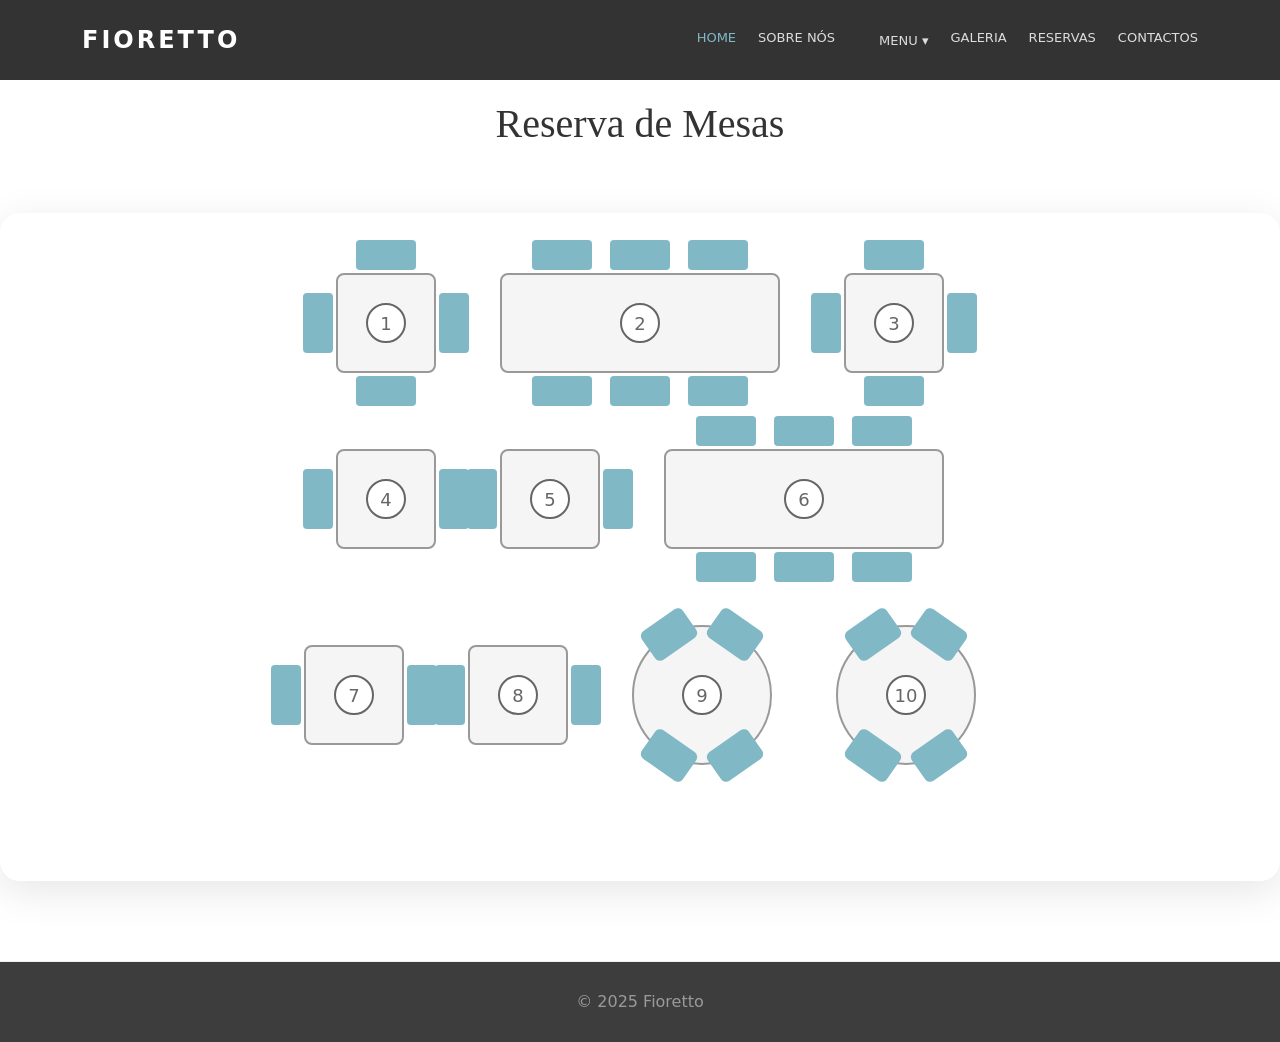
<file: reservas.html>
<!DOCTYPE html>
<html lang="en">
<head>
    <meta charset="UTF-8">
    <meta name="viewport" content="width=device-width, initial-scale=1.0">
    <title>Fioretto</title>
<link href="reservas.css" rel="stylesheet"/> 
<link href="https://fonts.googleapis.com/css2?family=Great+Vibes&family=Open+Sans:wght@300;400;600;700&display=swap" rel="stylesheet">
<link href="https://fonts.googleapis.com/css2?family=Montserrat:wght@300;400;600;700&family=Playfair+Display:wght@400;700&display=swap">

    <link href="https://cdn.jsdelivr.net/npm/bootstrap@5.3.8/dist/css/bootstrap.min.css" rel="stylesheet" integrity="sha384-sRIl4kxILFvY47J16cr9ZwB07vP4J8+LH7qKQnuqkuIAvNWLzeN8tE5YBujZqJLB" crossorigin="anonymous">
</head>

<body>
   <!-- NAVBAR -->
<header class="topbar">
  <div class="container navwrap">
    <div class="logo">FIORETTO</div>
 
  <nav class="mainnav" id="mainnav">
  <a href="index.html" class="active">HOME</a>
  <a href="sobre.html">SOBRE NÓS</a>
 
     
  <!-- DROPDOWN MENU -->
  <div class="dropdown">
    <button class="dropbtn">MENU ▾</button>
       <div class="dropdown-content">
                        <a href="starters.html">Entradas</a>
                        <a href="maincourses.html">Pratos Principais</a>
                        <a href="desserts.html" >Sobremesas</a>
                         <a href="drinks.html">Bebidas</a>
                    </div>
                </div>
 
  <a href="galeria.html">GALERIA</a>
  <a href="reservas.html">RESERVAS</a>
  <a href="contactos.html">CONTACTOS</a>
</nav>
 

            <!-- BOTÃO BURGER PARA MOBILE -->
            <div class="burger" id="burger">
                <div></div>
                <div></div>
                <div></div>
            </div>
        </div>
    </header>

    <!-- MESAS DO RESTAURANTE -->
    <div class="header">
        <h1>Reserva de Mesas</h1>
    </div>

    <div class="floor-plan">
        <!-- FILA 1 -->
        <div class="table-row">
            <div class="table-container" onclick="openBooking(1, 4)">
                <div class="table square seats-4">
                    <div class="table-number">1</div>
                    <div class="chair top"></div>
                    <div class="chair bottom"></div>
                    <div class="chair left"></div>
                    <div class="chair right"></div>
                </div>
            </div>

            <div class="table-container" onclick="openBooking(2, 6)">
                <div class="table rectangular seats-6">
                    <div class="table-number">2</div>
                    <div class="chair top left"></div>
                    <div class="chair top center"></div>
                    <div class="chair top right"></div>
                    <div class="chair bottom left"></div>
                    <div class="chair bottom center"></div>
                    <div class="chair bottom right"></div>
                </div>
            </div>

            <div class="table-container" onclick="openBooking(3, 4)">
                <div class="table square seats-4">
                    <div class="table-number">3</div>
                    <div class="chair top"></div>
                    <div class="chair bottom"></div>
                    <div class="chair left"></div>
                    <div class="chair right"></div>
                </div>
            </div>
        </div>

        <!-- FILA 2 -->
        <div class="table-row">
            <div class="table-container" onclick="openBooking(4, 2)">
                <div class="table square seats-2">
                    <div class="table-number">4</div>
                    <div class="chair left"></div>
                    <div class="chair right"></div>
                </div>
            </div>

            <div class="table-container" onclick="openBooking(5, 2)">
                <div class="table square seats-2">
                    <div class="table-number">5</div>
                    <div class="chair left"></div>
                    <div class="chair right"></div>
                </div>
            </div>

            <div class="table-container" onclick="openBooking(6, 6)">
                <div class="table rectangular seats-6">
                    <div class="table-number">6</div>
                    <div class="chair top left"></div>
                    <div class="chair top center"></div>
                    <div class="chair top right"></div>
                    <div class="chair bottom left"></div>
                    <div class="chair bottom center"></div>
                    <div class="chair bottom right"></div>
                </div>
            </div>
        </div>

        <!-- FILA 3 -->
        <div class="table-row">
            <div class="table-container" onclick="openBooking(7, 2)">
                <div class="table square seats-2">
                    <div class="table-number">7</div>
                    <div class="chair left"></div>
                    <div class="chair right"></div>
                </div>
            </div>

            <div class="table-container" onclick="openBooking(8, 2)">
                <div class="table square seats-2">
                    <div class="table-number">8</div>
                    <div class="chair left"></div>
                    <div class="chair right"></div>
                </div>
            </div>

            <div class="table-container" onclick="openBooking(9, 4)">
                <div class="table round seats-4">
                    <div class="table-number">9</div>
                    <div class="chair top-left"></div>
                    <div class="chair top-right"></div>
                    <div class="chair bottom-left"></div>
                    <div class="chair bottom-right"></div>
                </div>
            </div>

            <div class="table-container" onclick="openBooking(10, 4)">
                <div class="table round seats-4">
                    <div class="table-number">10</div>
                    <div class="chair top-left"></div>
                    <div class="chair top-right"></div>
                    <div class="chair bottom-left"></div>
                    <div class="chair bottom-right"></div>
                </div>
            </div>
        </div>
    </div>

    <!-- MODAL DE RESERVA -->
    <div id="bookingModal" class="modal">
        <div class="modal-content">
            <div class="modal-header">
                <div>
                    <h2 id="modalTableNumber">Mesa</h2>
                    <p id="modalSeats"></p>
                </div>
                <span class="close" onclick="closeModal()">&times;</span>
            </div>

            <div class="modal-body">
                <div class="form-group">
                    <label for="bookingDate">📅 Data da Reserva</label>
                    <input type="date" id="bookingDate" required>
                </div>

                <div class="form-group">
                    <label for="bookingTime">🕐 Horário</label>
                    <select id="bookingTime" required>
                        <option value="">Selecione um horário</option>
                        <option value="12:00">12:00</option>
                        <option value="12:30">12:30</option>
                        <option value="13:00">13:00</option>
                        <option value="13:30">13:30</option>
                        <option value="14:00">14:00</option>
                        <option value="14:30">14:30</option>
                        <option value="19:00">19:00</option>
                        <option value="19:30">19:30</option>
                        <option value="20:00">20:00</option>
                        <option value="20:30">20:30</option>
                        <option value="21:00">21:00</option>
                        <option value="21:30">21:30</option>
                        <option value="22:00">22:00</option>
                    </select>
                </div>

                <div class="form-group">
                    <label for="customerName">Nome *</label>
                    <input type="text" id="customerName" required>
                </div>

                <div class="form-group">
                    <label for="customerPhone">Telefone *</label>
                    <input type="tel" id="customerPhone" required>
                </div>

                <div class="form-group">
                    <label for="customerEmail">Email *</label>
                    <input type="email" id="customerEmail" required>
                </div>

                <div class="form-group">
                    <label for="customerMessage">Mensagem (opcional)</label>
                    <textarea id="customerMessage" rows="3"></textarea>
                </div>

                <button class="confirm-btn" onclick="confirmBooking()">
                    Confirmar Reserva
                </button>
            </div>
        </div>
    </div>

    <script>
        // Burger menu toggle
        const burger = document.getElementById('burger');
        const mainnav = document.getElementById('mainnav');

        burger.addEventListener('click', () => {
            mainnav.classList.toggle('active');
            burger.classList.toggle('active');
        });

        // Booking functionality
        let selectedTableId = null;
        let selectedSeats = null;

        document.addEventListener('DOMContentLoaded', function() {
            const today = new Date().toISOString().split('T')[0];
            document.getElementById('bookingDate').setAttribute('min', today);
        });

        function openBooking(tableId, seats) {
            selectedTableId = tableId;
            selectedSeats = seats;
            
            document.getElementById('modalTableNumber').textContent = 'Mesa ' + tableId;
            document.getElementById('modalSeats').textContent = '👥 ' + seats + ' lugares';
            document.getElementById('bookingModal').style.display = 'flex';
        }

        function closeModal() {
            document.getElementById('bookingModal').style.display = 'none';
            document.getElementById('bookingDate').value = '';
            document.getElementById('bookingTime').value = '';
            document.getElementById('customerName').value = '';
            document.getElementById('customerPhone').value = '';
            document.getElementById('customerEmail').value = '';
            document.getElementById('customerMessage').value = '';
        }

        function confirmBooking() {
            const date = document.getElementById('bookingDate').value;
            const time = document.getElementById('bookingTime').value;
            const name = document.getElementById('customerName').value;
            const phone = document.getElementById('customerPhone').value;
            const email = document.getElementById('customerEmail').value;
            const message = document.getElementById('customerMessage').value;

            if (!date || !time) {
                alert('Por favor, selecione data e hora!');
                return;
            }

            if (!name || !phone || !email) {
                alert('Por favor, preencha todos os campos obrigatórios!');
                return;
            }

            const booking = {
                table: selectedTableId,
                seats: selectedSeats,
                date: date,
                time: time,
                name: name,
                phone: phone,
                email: email,
                message: message
            };

            console.log('Reserva:', booking);
            alert('Reserva confirmada!\nMesa: ' + booking.table + '\nData: ' + booking.date + '\nHora: ' + booking.time + '\nNome: ' + booking.name);
            
            closeModal();
        }

        window.onclick = function(event) {
            const modal = document.getElementById('bookingModal');
            if (event.target === modal) {
                closeModal();
            }
        }
    </script>

    <script src="https://cdn.jsdelivr.net/npm/bootstrap@5.3.8/dist/js/bootstrap.bundle.min.js" integrity="sha384-FKyoEForCGlyvwx9Hj09JcYn3nv7wiPVlz7YYwJrWVcXK/BmnVDxM+D2scQbITxI" crossorigin="anonymous"></script>

    <!-- FOOTER -->
<footer class="site-footer">
        <div class="container">&copy; 2025 Fioretto</div>
    </footer>


</script>
<script src="https://cdn.jsdelivr.net/npm/bootstrap@5.3.8/dist/js/bootstrap.bundle.min.js" crossorigin="anonymous"></script>
</body>
</html>
</file>
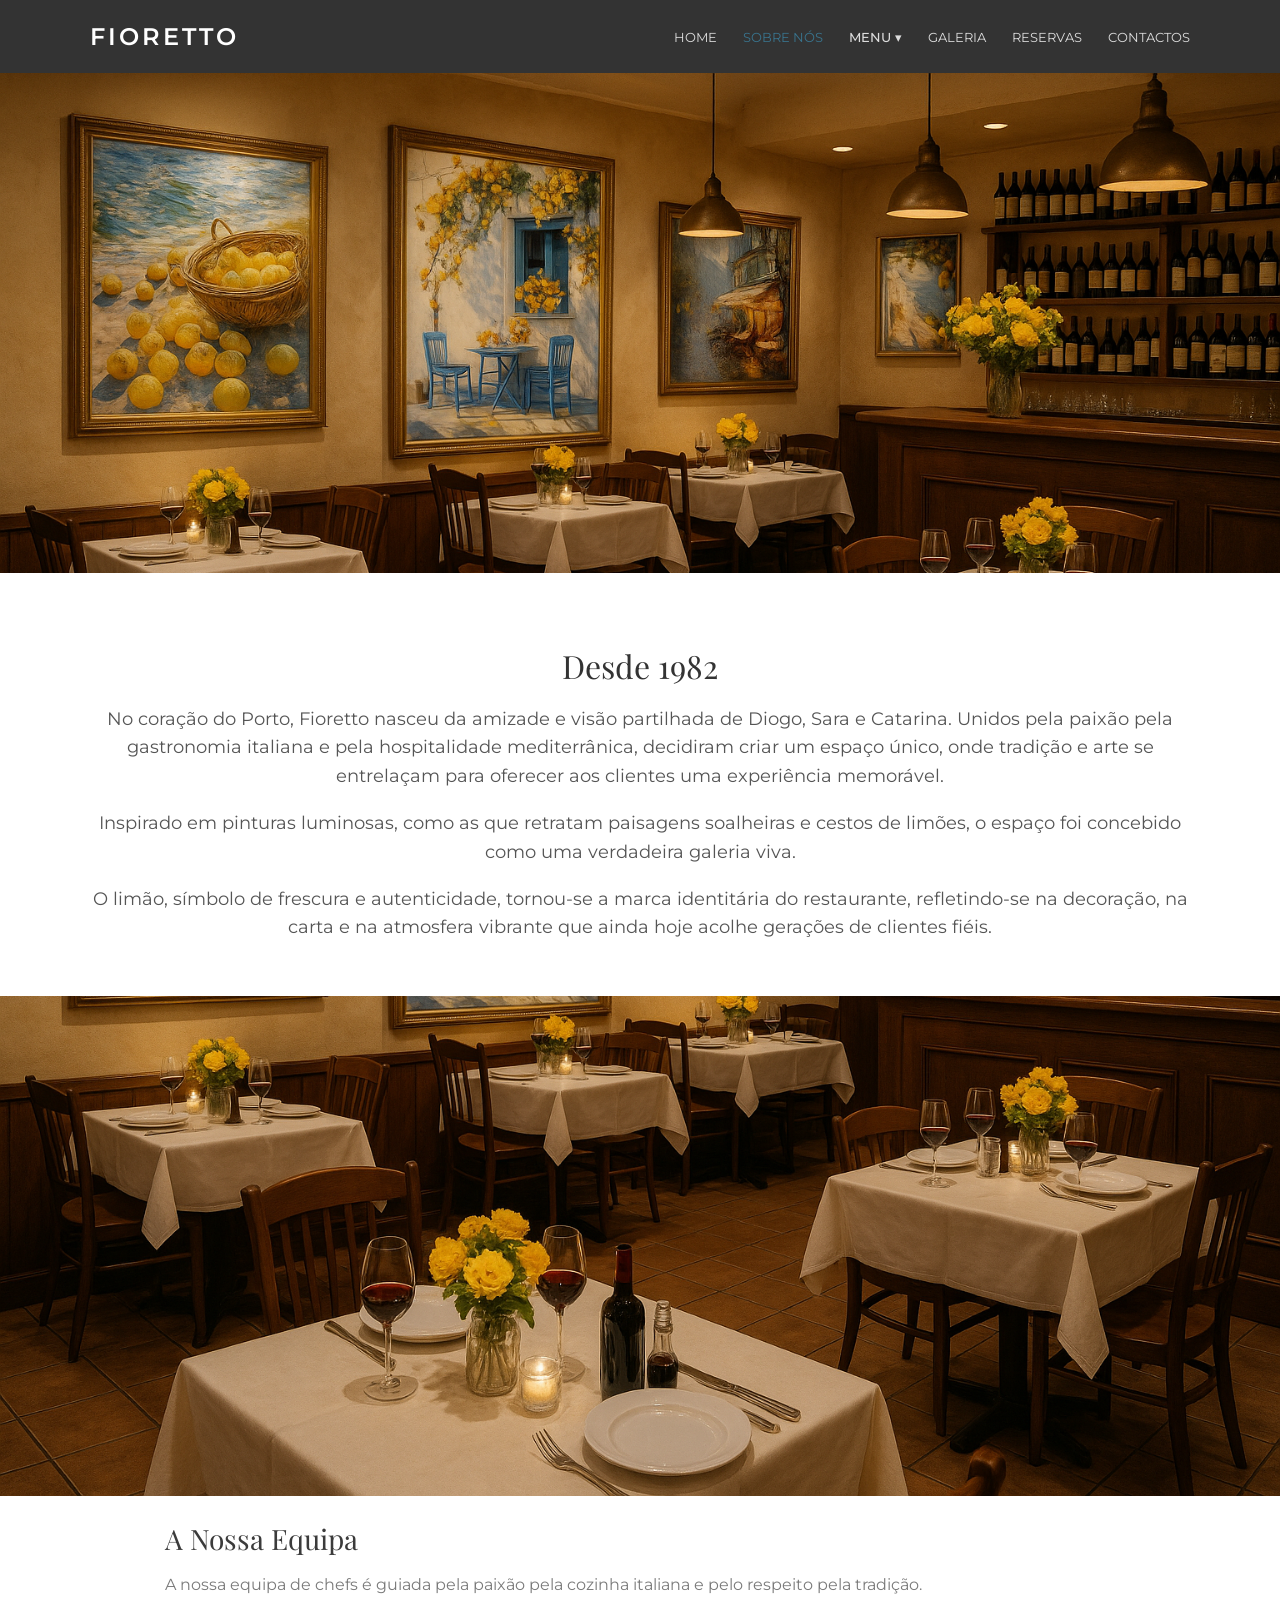
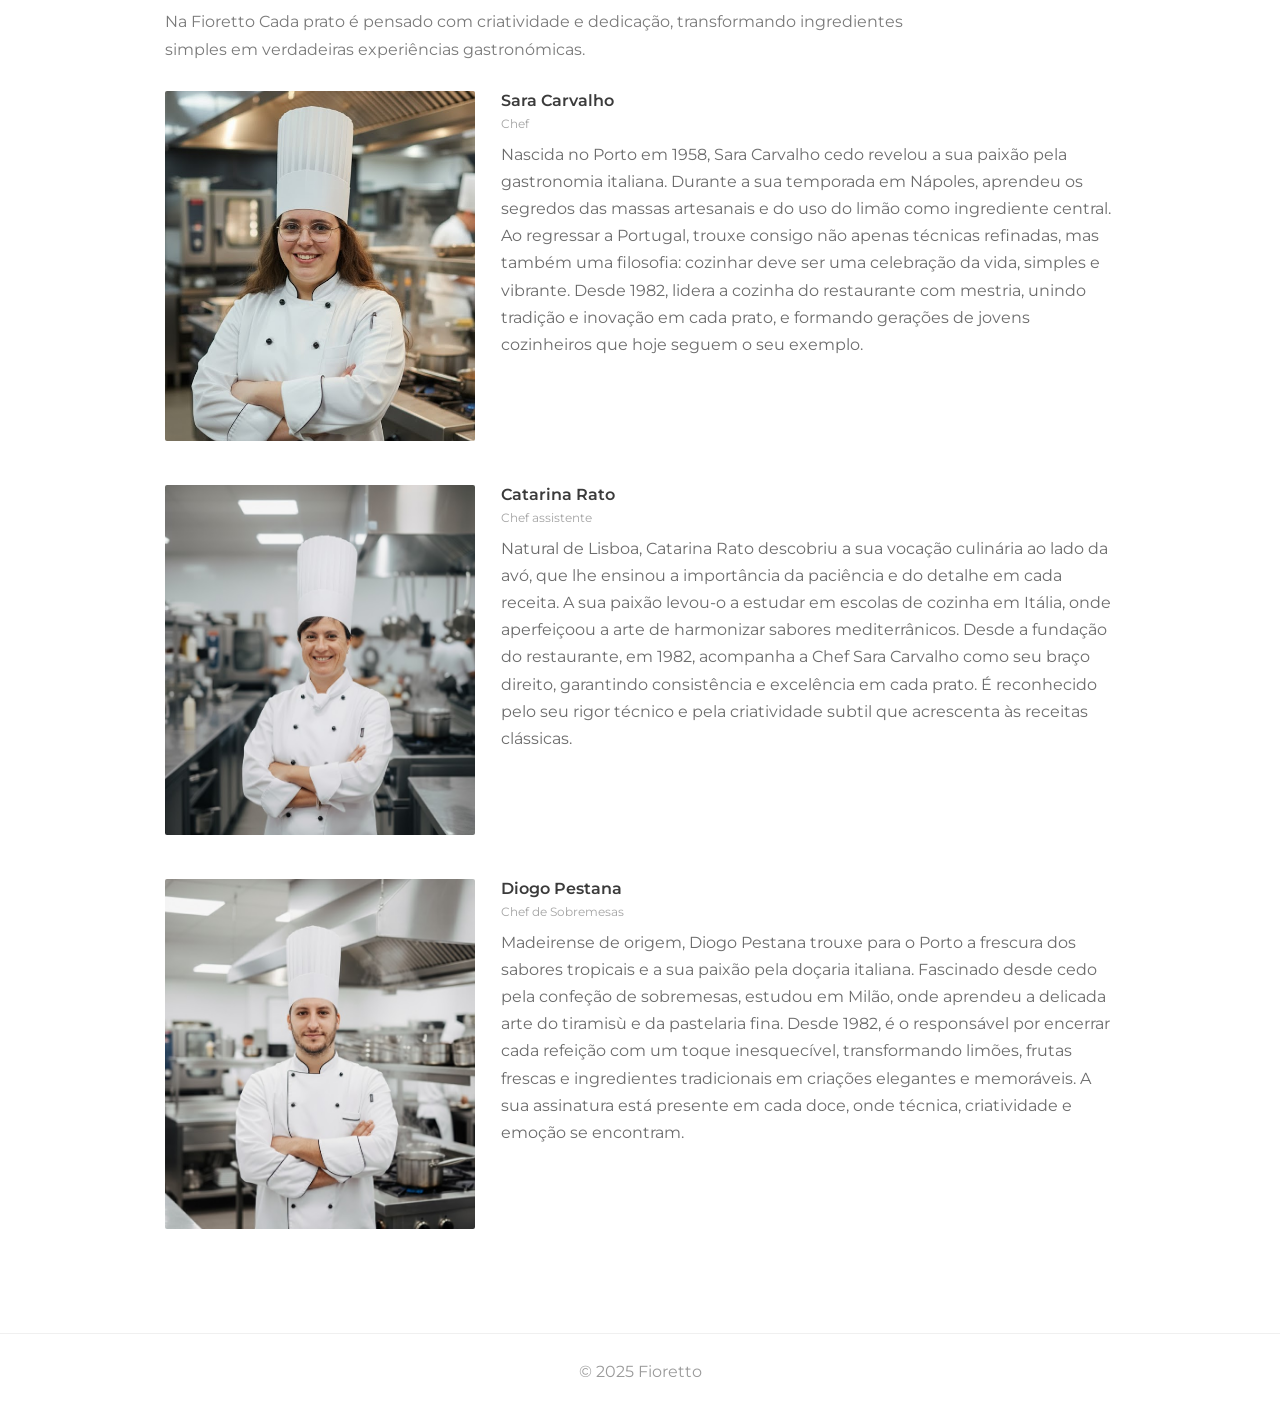
<file: sobre.html>
<!-- FILE: index.html -->
<!doctype html>
<html lang="pt">

<head>
    <meta charset="utf-8" />
    <meta name="viewport" content="width=device-width, initial-scale=1" />
    <title>Sobre Nós</title>
    <link rel="preconnect" href="https://fonts.gstatic.com" crossorigin>
    <link
        href="https://fonts.googleapis.com/css2?family=Montserrat:wght@300;400;600;700&family=Playfair+Display:wght@400;700&display=swap"
        rel="stylesheet">
    <link rel="stylesheet" href="sobre.css">
</head>

<body>
    <header class="topbar">
        <div class="container navwrap">
            <div class="logo">FIORETTO</div>

            <nav class="mainnav" id="mainnav">
                <a href="index.html">HOME</a>
                <a href="sobre.html"class="active">SOBRE NÓS</a>


                <!-- DROPDOWN MENU -->
                <div class="dropdown">
                    <button class="dropbtn">MENU ▾</button>
                      <div class="dropdown-content">
                        <a href="starters.html">Entradas</a>
                        <a href="maincourses.html">Pratos Principais</a>
                        <a href="desserts.html" >Sobremesas</a>
                       <a href="drinks.html">Bebidas</a>
                    </div>
                </div>

                <a href="galeria.html">GALERIA</a>
                <a href="reservas.html">RESERVAS</a>
                <a href="contactos.html">CONTACTOS</a>
            </nav>


           <!-- BOTÃO BURGER PARA MOBILE -->

        <div class="burger" id="burger">
            <div></div>
            <div></div>
            <div></div>
        </div>
    </div>
</header>

<script>
  const burger = document.getElementById('burger');
  const nav = document.getElementById('mainnav');

  burger.addEventListener('click', () => {
      nav.classList.toggle('active');
  });
</script>
    <main>
        <section class="hero">
            <img src="Imagens/ChatGPT Image 28_10_2025, 09_53_45.png" alt="Flour, tomatoes, and olive oil">
        </section>

        <section class="about container">
            <h2>Desde 1982</h2>
            <p>No coração do Porto, Fioretto nasceu da amizade e visão partilhada de Diogo, Sara e Catarina. Unidos pela
                paixão pela gastronomia italiana e pela hospitalidade mediterrânica, decidiram criar um espaço único,
                onde tradição e arte se entrelaçam para oferecer aos clientes uma experiência memorável.</p>
            <p>Inspirado em pinturas luminosas, como as que retratam paisagens soalheiras e cestos de limões, o espaço
                foi concebido como uma verdadeira galeria viva. </p>
            <p>O limão, símbolo de frescura e autenticidade, tornou-se a marca identitária do restaurante, refletindo-se
                na decoração, na carta e na atmosfera vibrante que ainda hoje acolhe gerações de clientes fiéis.</p>
        </section>

        <section class="hero2">
            <img src="Imagens/ChatGPT Image 28_10_2025, 09_53_45.png" alt="Flour, tomatoes, and olive oil">
        </section>

        <section class="team container">
            <h2 class="team-title">A Nossa Equipa</h2>

            <p class="team-intro">
                A nossa equipa de chefs é guiada pela paixão pela cozinha italiana e pelo respeito pela tradição.
            </p>
            <p class="team-intro">
                Na Fioretto Cada prato é pensado com criatividade e dedicação, transformando ingredientes simples em
                verdadeiras experiências gastronómicas.
            </p>

            <article class="member">
                <div class="member-photo">
                    <img src="Imagens/Chefe_Sara.jpg"
                        alt="Chef Umberto Vincenzo">
                </div>
                <div class="member-body">
                    <h3 class="member-name">Sara Carvalho</h3>
                    <div class="member-role">Chef</div>
                    <p class="member-text">
                        Nascida no Porto em 1958, Sara Carvalho cedo revelou a sua paixão pela gastronomia italiana.
                        Durante a sua temporada em Nápoles, aprendeu os segredos das massas artesanais e do uso do limão
                        como ingrediente central.
                        Ao regressar a Portugal, trouxe consigo não apenas técnicas refinadas, mas também uma filosofia:
                        cozinhar deve ser uma celebração da vida, simples e vibrante.
                        Desde 1982, lidera a cozinha do restaurante com mestria, unindo tradição e inovação em cada
                        prato, e formando gerações de jovens cozinheiros que hoje seguem o seu exemplo.
                    </p>
                </div>
            </article>

            <article class="member">
                <div class="member-photo">
                    <img src="Imagens/Chefe_Rato.jpg"
                        alt="Gerald Mackler">
                </div>
                <div class="member-body">
                    <h3 class="member-name">Catarina Rato</h3>
                    <div class="member-role">Chef assistente</div>
                    <p class="member-text">
                        Natural de Lisboa, Catarina Rato descobriu a sua vocação culinária ao lado da avó, que lhe
                        ensinou a importância da paciência e do detalhe em cada receita.
                        A sua paixão levou-o a estudar em escolas de cozinha em Itália, onde aperfeiçoou a arte de
                        harmonizar sabores mediterrânicos.
                        Desde a fundação do restaurante, em 1982, acompanha a Chef Sara Carvalho como seu braço direito,
                        garantindo consistência e excelência em cada prato. É reconhecido pelo seu rigor técnico e pela
                        criatividade subtil que acrescenta às receitas clássicas.
                    </p>
                </div>
            </article>

            <article class="member">
                <div class="member-photo">
                    <img src="Imagens/Chefe_Diogo.jpg"
                        alt="Mary Walnut">
                </div>
                <div class="member-body">
                    <h3 class="member-name">Diogo Pestana</h3>
                    <div class="member-role">Chef de Sobremesas</div>
                    <p class="member-text">
                        Madeirense de origem, Diogo Pestana trouxe para o Porto a frescura dos sabores tropicais e a sua
                        paixão pela doçaria italiana. 
                        Fascinado desde cedo pela confeção de sobremesas, estudou em Milão, onde aprendeu a delicada arte do tiramisù e da pastelaria fina. Desde 1982, é o
                        responsável por encerrar cada refeição com um toque inesquecível, transformando limões, frutas
                        frescas e ingredientes tradicionais em criações elegantes e memoráveis. 
                        A sua assinatura está
                        presente em cada doce, onde técnica, criatividade e emoção se encontram.
                    </p>
                </div>
            </article>
        </section>
    </main>


    <footer class="site-footer">
        <div class="container">&copy; 2025 Fioretto</div>
    </footer>


</body>

</html>
</file>
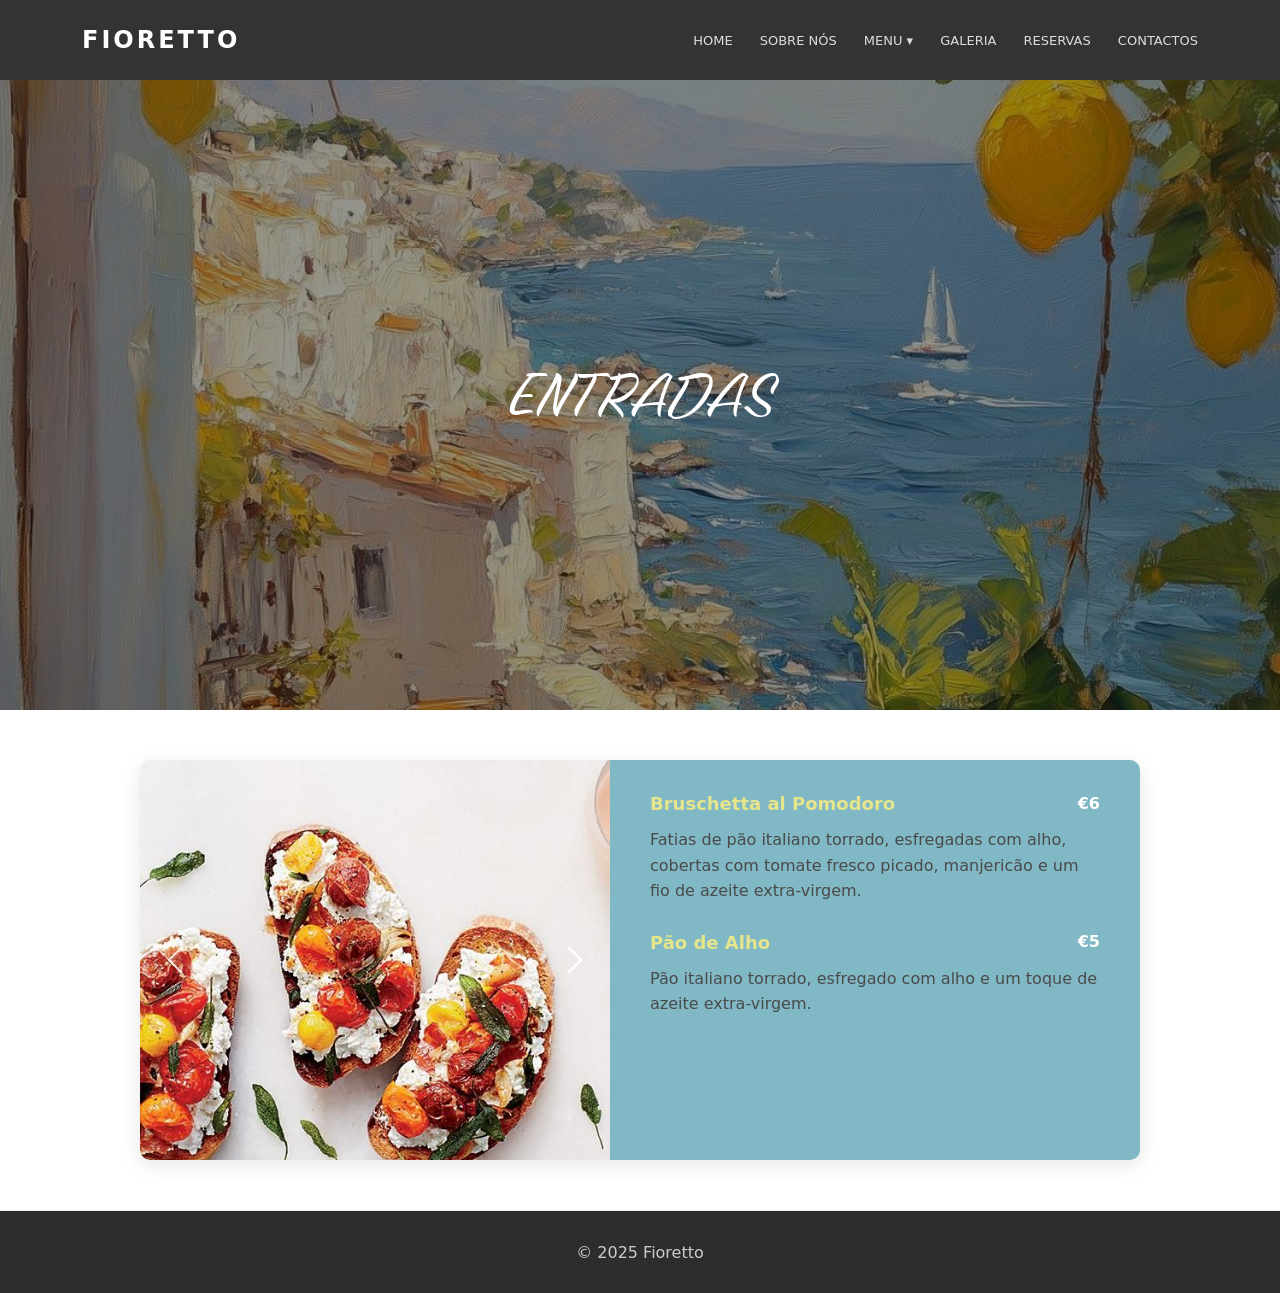
<file: starters.html>
<!DOCTYPE html>
<html lang="en">
  <head>
    <meta charset="UTF-8" />
    <meta name="viewport" content="width=device-width, initial-scale=1.0" />
    <title>Fioretto</title>
    <link href="style2.css" rel="stylesheet" />
    <link
      href="https://fonts.googleapis.com/css2?family=Great+Vibes&family=Open+Sans:wght@300;400;600;700&display=swap"
      rel="stylesheet"
    />
    <link
      href="https://fonts.googleapis.com/css2?family=Birthstone&family=Jura:wght@300..700&display=swap"
      rel="stylesheet"
    />
    <link
      href="https://cdn.jsdelivr.net/npm/bootstrap@5.3.8/dist/css/bootstrap.min.css"
      rel="stylesheet"
      integrity="sha384-sRIl4kxILFvY47J16cr9ZwB07vP4J8+LH7qKQnuqkuIAvNWLzeN8tE5YBujZqJLB"
      crossorigin="anonymous"
    />
  </head>
  <body>
    <!-- NAVBAR -->
<header class="topbar">
  <div class="container navwrap">
    <div class="logo">FIORETTO</div>

  <nav class="mainnav" id="mainnav">
  <a href="index.html">HOME</a>
  <a href="sobre.html">SOBRE NÓS</a>

     
  <!-- DROPDOWN MENU -->
  <div class="dropdown">
    <button class="dropbtn"  class="active">MENU ▾</button>
    <div class="dropdown-content">
      <a href="starters.html">Entradas</a>
      <a href="maincourses.html">Pratos Principais</a>
      <a href="desserts.html">Sobremesas</a>
      <a href="drinks.html">Bebidas</a>
    </div>
  </div>

  <a href="galeria.html">GALERIA</a>
  <a href="reservas.html">RESERVAS</a>
  <a href="contactos.html">CONTACTOS</a>
</nav>

        <!-- BOTÃO BURGER PARA MOBILE -->

        <div class="burger" id="burger">
          <div></div>
          <div></div>
          <div></div>
        </div>
      </div>
    </header>

    <script>
      const burger = document.getElementById("burger");
      const nav = document.getElementById("mainnav");

      burger.addEventListener("click", () => {
        nav.classList.toggle("active");
      });
    </script>

    <!-- CABEÇALHO -->
   <section class="hero2">
    <div class="overlay">
      <h1>ENTRADAS</h1>
    </div>
  </section>
  
    <section class="split-carousel-section">
      <div class="carousel-column image-column">
<div id="imageCarousel" class="carousel slide" data-bs-interval="false">
          <div class="carousel-inner">
            <div class="carousel-item active">
              <img src="Imagens/bruschettaaa.jpg" class="d-block w-100" alt="Starter 1" />
              <div class="carousel-overlay"></div>
            </div>

            <div class="carousel-item">
              <img src="Imagens/caprese.jpg" class="d-block w-100" alt="Starter 2" />
              <div class="carousel-overlay"></div>
            </div>

            <div class="carousel-item">
              <img src="Imagens/panza.png" class="d-block w-100" alt="Starter 3" />
              <div class="carousel-overlay"></div>
            </div>

            <div class="carousel-item">
              <img src="Imagens/ceviche.jpg" class="d-block w-100" alt="Starter 4" />
              <div class="carousel-overlay"></div>
            </div>

             <div class="carousel-item">
              <img src="Imagens/carne.png" class="d-block w-100" alt="Starter 4" />
              <div class="carousel-overlay"></div>
            </div>
             </div>
          

<a
  class="carousel-control-prev"
  href="#imageCarousel"
  role="button"
  data-bs-slide="prev"
>
  <span class="carousel-control-prev-icon" aria-hidden="true"></span>
  <span class="visually-hidden">Previous</span>
</a>

<a
  class="carousel-control-next"
  href="#imageCarousel"
  role="button"
  data-bs-slide="next"
>
  <span class="carousel-control-next-icon" aria-hidden="true"></span>
  <span class="visually-hidden">Next</span>
</a>

<a
  class="carousel-control-next"
  href="#imageCarousel"
  role="button"
  data-bs-slide="next"
>
  <span class="carousel-control-next-icon" aria-hidden="true"></span>
  <span class="visually-hidden">Next</span>
</a>

        </div>
      </div>

 <div class="carousel-column text-column">
<div id="textCarousel" class="carousel slide" data-bs-interval="false">
  <div class="carousel-inner">

    <!-- Slide 1 -->
    <div class="carousel-item active">
      <div class="carousel-text-content">
        <div class="dish-line">
          <span class="dish-name">Bruschetta al Pomodoro</span>
          <span class="dish-price">€6</span>
        </div>
        <p>Fatias de pão italiano torrado, esfregadas com alho, cobertas com tomate fresco picado, manjericão e um fio de azeite extra-virgem.</p>

        <div class="dish-line">
          <span class="dish-name">Pão de Alho</span>
          <span class="dish-price">€5</span>
        </div>
        <p>Pão italiano torrado, esfregado com alho e um toque de azeite extra-virgem.</p>
      </div>
    </div>

    <!-- Slide 2 -->
    <div class="carousel-item">
      <div class="carousel-text-content">
        <div class="dish-line">
          <span class="dish-name">Caprese com Mozzarella</span>
          <span class="dish-price">€7</span>
        </div>
        <p>Fatias de tomate fresco com mozzarella de búfala, manjericão e um fio de azeite extra-virgem.</p>

        <div class="dish-line">
          <span class="dish-name">Arancini de Queijo</span>
          <span class="dish-price">€7</span>
        </div>
        <p>Bolinhos de arroz recheados com queijo derretido, empanados e fritos até ficarem dourados e crocantes.</p>
      </div>
    </div>

    <!-- Slide 3 (se houver mais pratos) -->
    <div class="carousel-item">
      <div class="carousel-text-content">
        <div class="dish-line">
          <span class="dish-name">Salada Caprese</span>
          <span class="dish-price">€6</span>
        </div>
        <p>Tomate fresco, mozzarella de búfala, manjericão e azeite extra-virgem.</p>

        <div class="dish-line">
          <span class="dish-name">Salada Panzanella</span>
          <span class="dish-price">€6</span>
        </div>
        <p>Pão italiano tostado, tomate, pepino, cebola roxa, manjericão e vinagre balsâmico.</p>
      </div>
    </div>

      <!-- Slide 4 (se houver mais pratos) -->
    <div class="carousel-item">
      <div class="carousel-text-content">
        <div class="dish-line">
          <span class="dish-name">Ceviche di Mare</span>
          <span class="dish-price">€8</span>
        </div>
        <p>Camarões, lulas e mexilhões marinados em limão, azeite e ervas frescas.</p>

        <div class="dish-line">
          <span class="dish-name">Cozze alla Marinara</span>
          <span class="dish-price">€8</span>
        </div>
        <p>Mexilhões cozidos com tomate, alho, vinho branco e salsa.</p>
      </div>
    </div>

   <div class="carousel-item">
      <div class="carousel-text-content">
        <div class="dish-line">
          <span class="dish-name">Carpaccio di Manzo</span>
          <span class="dish-price">€9</span>
        </div>
        <p>Fatias finas de carne de vaca crua, temperadas com azeite, limão, parmesão e rúcula.</p>

        <div class="dish-line">
          <span class="dish-name">Prosciutto e Melone</span>
          <span class="dish-price">€9</span>
        </div>
        <p>Presunto cru italiano servido com fatias de melão fresco, combinação clássica doce-salgada.</p>
      </div>
    </div>
  </div>
</div>

    </div>
  </div>
</div>
    </section>

<script src="https://cdn.jsdelivr.net/npm/@popperjs/core@2.11.6/dist/umd/popper.min.js" integrity="sha384-oBqDVmMz9ATKxIep9tiCxS/Z9fNfEXiDAYTujMAeBAsjFuCZSmKbSSUnQlmh/jp3" crossorigin="anonymous"></script>
<script src="https://cdn.jsdelivr.net/npm/bootstrap@5.2.3/dist/js/bootstrap.min.js" integrity="sha384-cuYeSxntonz0PPNlHhBs68uyIAVpIIOZZ5JqeqvYYIcEL727kskC66kF92t6Xl2V" crossorigin="anonymous"></script>
    <script>
const imageCarousel = document.querySelector('#imageCarousel');
const textCarousel = document.querySelector('#textCarousel');

imageCarousel.addEventListener('slide.bs.carousel', function (e) {
  const nextIndex = e.to;
  const textItems = textCarousel.querySelectorAll('.carousel-item');
  textItems.forEach((item, i) => item.classList.remove('active'));
  textItems[nextIndex].classList.add('active');
});
    </script>

        <!-- FOOTER -->
    <footer class="site-footer">
        <div class="container">&copy; 2025 Fioretto</div>
    </footer>

    <script
      src="https://cdn.jsdelivr.net/npm/bootstrap@5.3.8/dist/js/bootstrap.bundle.min.js"
      crossorigin="anonymous"
    ></script>
  </body>
</html>
</file>
<file: index.css>
@charset "utf-8";

:root {
  --dark: #2f2f2f;
  --accent: #80b8c5;
  --muted: #9a9a9a;
  --maxw: 1100px;
}

* { box-sizing: border-box; }

 body {
  height: 100%;
  margin: 0;
  font-family: 'Montserrat', sans-serif;
  color: #333;
}

.container { max-width: var(--maxw); margin: 0 auto; padding: 0 30px; }

/* NAVBAR */
.topbar {
    background: #333;
    position: relative;
    z-index: 1000;
}

.navwrap {
    display: flex;
    align-items: center;
    justify-content: space-between;
    padding: 22px 0;
}

.logo {
    letter-spacing: 3px;
    font-weight: 600;
    color: #fff;
    font-size: 24px;
}

/* Dropdown container */
.dropdown {
  position: relative;
  display: inline-block;
}
 
/* Dropdown button */
.dropbtn {
  color: #ddd;
  background: transparent;
  text-decoration: none;
  font-size: 13px;      
  font-weight: 500;      
  border: none;
  cursor: pointer;
  padding: 0;            
  margin-left: 22px;      
  font-family: inherit;  
  display: inline-block;  
}
 
/* Dropdown content */
.dropdown-content {
  display: none;
  position: absolute;
  background-color: #222;
  min-width: 180px;
  box-shadow: 0px 8px 16px rgba(0,0,0,0.2);
  z-index: 1000;
}
 
/* Dropdown links */
.dropdown-content a {
  color: white;
  padding: 10px 15px;
  text-decoration: none;
  display: block;
  font-size: 0.95rem;
}
 
.dropdown-content a:hover {
  background-color: #444;
}
 
 
.dropdown:hover .dropdown-content {
  display: block;
}
 
 
.dropdown:hover .dropbtn {
  color: #80b8c5;
}
 
 
@media (max-width: 768px) {
  .dropdown-content {
    position: static;
    background-color: transparent;
    box-shadow: none;
  }
 
  .dropdown-content a {
    padding-left: 25px;
  }
}
 
 
/* MENU DESKTOP */
.mainnav a {
    color: #ddd;
    text-decoration: none;
    margin-left: 22px;
    font-size: 13px;
    transition: color 0.3s;
}

.mainnav a:hover,
.mainnav a.active {
    color: var(--accent);
}

/* MENU BURGER */
.burger {
    display: none; /* escondido no desktop */
    flex-direction: column;
    justify-content: space-between;
    width: 30px;
    height: 21px;
    cursor: pointer;
}

.burger div {
    height: 3px;
    width: 100%;
    background-color: var(--accent);
    border-radius: 2px;
}

/* Responsividade Mobile */
@media (max-width: 768px) {
    .burger {
        display: flex;
    }

    .mainnav {
        display: none;
        flex-direction: column;
        position: absolute;
        top: 70px;
        right: 0;
        width: 200px;
        background-color: #333;
        padding: 20px;
        border-radius: 0 0 5px 5px;
        box-shadow: 0 4px 10px rgba(0,0,0,0.3);
    }

    .mainnav a {
        margin: 10px 0;
    }

    .mainnav.active {
        display: flex;
    }
}

.burger.active div:nth-child(1) { transform: rotate(45deg) translate(5px,5px); }
.burger.active div:nth-child(2) { opacity: 0; }
.burger.active div:nth-child(3) { transform: rotate(-45deg) translate(5px,-5px); }
.mainnav.open { display: flex; flex-direction: column; gap: 15px; position: absolute; top: 60px; left: 0; width: 100%; background: #333; padding: 20px; }

/* CABEÇALHO */
.hero {
  background: url('Imagens/Entrada.png') center/cover no-repeat;
  height: 581px;
  display: flex;
  align-items: center;
  justify-content: center;
  text-align: center;
  color: white;
  position: relative;
}

.hero::before {
  content: "";
  position: absolute;
  top: 0; left: 0;
  width: 100%; height: 100%;
  background: rgba(0,0,0,0.1);
}
.overlay { position: relative; z-index: 1; }
.hero h1 { font-size: 80px; font-family: "Birthstone", cursive; margin: 0; }
.hero p { font-size: 20px; margin: 20px 0; }
.cta {
  background: var(--accent); border: none; color: #fff; padding: 15px 30px;
  font-weight: bold; cursor: pointer; border-radius: 10px; font-size: 18px; margin-top: 30px;
}

/* SECÇÃO PROMO */
.promo-section {
    display: flex;
    align-items: flex-start;
    justify-content: center;
    padding: 50px 20px;
    max-width: 1100px;
    margin: auto;
    gap: 40px;
    flex-wrap: wrap;
  padding-bottom: 0;
  margin-bottom: 0 !important;
  padding-bottom: 0 !important;

}

.promo-left {
    display: flex;
    flex-direction: column;
}

.promo-images {
    display: flex;
    flex-wrap: wrap;
    gap: 10px;
}

.promo-box {
    position: relative;
    flex: 1 1 200px;
}

.promo-box img {
    width: 100%;
    height: auto;
    display: block;
    border-radius: 4px;
}

.promo-banner {
    position: absolute;
    top: 0;
    left: 0;
    width: 100%;
    color: #fff;
    text-align: center;
    padding: 15px 0;
    font-size: 12px;
    font-weight: 500;
}

.orange {
    background-color: rgba(128, 184, 197, 0.9);
}

.gray {
    background-color: rgba(47, 47, 47, 0.85);
}

.promo-banner h3 {
    margin: 5px 0 0;
    font-size: 18px;
    font-weight: 600;
}

.promo-right {
    flex: 1 1 350px;
    min-width: 280px;
    margin-bottom: 0px;
}

.promo-right h3 {
  font-family: 'Playfair Display', serif;
    margin-top: 0;
    font-weight: 600;
    font-size: 40px;
}

.promo-right .intro {
    font-size: 20px;
    color: #555;
    line-height: 1.6;
}

blockquote {
    font-style: italic;
    color: #777;
    margin: 15px 0;
    border-left: 3px solid var(--accent);
    padding-left: 12px;
    line-height: 1.6;
}
.recomendacoes{
  font-family: 'Playfair Display', serif;
  font-size: 50px;
}

.about-link {
  font-family: 'Playfair Display', serif;
    color: var(--accent);
    text-decoration: none;
    font-size: 25px;
    font-weight: 600;
}

/* SECÇÃO CATEGORIAS DE COMIDA */
.food-categories {
    display: flex; /* Keep the original flex for the desktop layout */
    justify-content: center;
    text-align: center;
    gap: 20px;
    margin-top: 50px;
    margin-left: 10px;
    margin-bottom: 50px;
}

.category { width: 250px; }
.category img {
    width: 100%; 
    max-width: 250px;
    height: 150px;
    object-fit: cover;
    border-radius: 8px;
}

.category h4 {
    background: var(--accent);
    color: #fff;
    padding: 10px 0;
    margin: 0;
    width: 100%; 
    border-radius: 8px;
}

/* SECÇÃO O CHEFE RECOMENDA */
.chef-recommends { text-align: center; padding: 50px 20px; }
.recommend-grid { display: grid; grid-template-columns: repeat(auto-fit, minmax(220px, 1fr)); gap: 20px; }
.dish { position: relative; }
.dish img { width: 100%; height: 200px; object-fit: cover; border-radius: 8px; }
.tag {
  position: absolute;
  top: 10px; left: 10px;
  background: var(--accent);
  color: #fff;
  padding: 5px 8px;
  font-size: 0.8em;
  font-weight: bold;
  border-radius: 4px;
}
.price { color: var(--accent); font-weight: bold; margin-top: 5px; }


/* FOOTER */
        .site-footer {
            background-color: #3d3d3d;
            color: #ffffff;
            padding: 60px 0 30px;
            margin-top: 80px;
            border-top:1px solid #f0f0f0;
            padding:28px 0;text-align:center;color:var(--muted)}


        /* RESPONSIVIDADE GERAL */
        @media (max-width: 768px) {
          .hero h1 { font-size: 50px; }
          .hero p { font-size: 16px; }
          .cta { font-size: 16px; padding: 10px 20px; }
          .recommend-grid { grid-template-columns: 1fr; }
         
          .book-online { flex-direction: column; align-items: center; }
          .footer { padding: 40px 0 20px; margin-top: 60px; }
          .footer .col-lg-4 { margin-bottom: 30px; }
           blockquote {
    display: block;        /* ensures it’s rendered */
    margin: 15px auto;     /* centers it */
    font-size: 16px;
    padding: 10px 15px;
    border-left: none;
    border-top: 3px solid var(--accent); /* looks cleaner on mobile */
    width: 90%;
    text-align: center;
  }
   .promo-section {
    flex-direction: column;
    align-items: center;
    text-align: center;
    gap: 15px;
    padding: 30px 10px;
  }

  .promo-right {
    margin-top: 0;
  }      

  .food-categories {
        margin-top: 0;
        gap: 20px;
        margin-left: 0;
        align-items: center; 
        display: grid;
        grid-template-columns: 1fr 1fr; 
        max-width: 550px; 
        margin: 0 auto 50px auto;
    }
}

   @media (max-width: 900px) {
  .promo-section {
    flex-direction: column; /* stack vertically */
    align-items: center;
    padding: 30px 15px;
    gap: 25px;
  }

  .promo-right {
    text-align: center;
    margin-bottom: 0;
  }

  .promo-right h3 {
    font-size: 32px;
  }

  .promo-right .intro {
    font-size: 18px;
  }

  blockquote {
    margin: 10px 0;
    font-size: 16px;
  }

  .about-link {
    font-size: 20px;
  }

.food-categories {
  margin-top: 0;
}
}

@media (max-width: 600px) {
  .promo-box {
    flex: 1 1 100%;
  }

  .promo-banner h3 {
    font-size: 16px;
  }

  .promo-right h3 {
    font-size: 28px;
  }

  .promo-right .intro {
    font-size: 16px;
  }

  .food-categories {
  margin-top: 0;
}
.promo-right {
    margin-bottom: 0;
  }

}
</file>
<file: contactos.css>
@charset "utf-8";

:root {
    --dark: #2f2f2f;
    --accent: #39748e;
    --muted: #9a9a9a;
    --maxw: 1100px;
}

* {
    box-sizing: border-box
}

html,
body {
    height: 100%;
    margin: 0;
    font-family: 'Montserrat', sans-serif;
    color: #333
}

.container {
    max-width: var(--maxw);
    margin: 0 auto;
    padding: 0 30px
}

.topbar {
    background: #333;
    position: relative;
    z-index: 1000;
}

.navwrap {
    display: flex;
    align-items: center;
    justify-content: space-between;
    padding: 22px 0;
}

.logo {
    letter-spacing: 3px;
    font-weight: 600;
    color: #fff;
    font-size: 24px;
}

/* Dropdown container */
.dropdown {
    position: relative;
    display: inline-block;
}

/* Dropdown button */
.dropbtn {
    color: #ddd;
    background: transparent;
    text-decoration: none;
    font-size: 13px;
    font-weight: 500;
    border: none;
    cursor: pointer;
    padding: 0;
    margin-left: 22px;
    font-family: inherit;
    display: inline-block;
}

/* Dropdown content */
.dropdown-content {
    display: none;
    position: absolute;
    background-color: #222;
    min-width: 180px;
    box-shadow: 0px 8px 16px rgba(0, 0, 0, 0.2);
    z-index: 1000;
}

/* Dropdown links */
.dropdown-content a {
    color: white;
    padding: 10px 15px;
    text-decoration: none;
    display: block;
    font-size: 0.95rem;
}

.dropdown-content a:hover {
    background-color: #444;
}


.dropdown:hover .dropdown-content {
    display: block;
}


.dropdown:hover .dropbtn {
  color: #80b8c5; 
}


@media (max-width: 768px) {
    .dropdown-content {
        position: static;
        background-color: transparent;
        box-shadow: none;
    }

    .dropdown-content a {
        padding-left: 25px;
    }
}


/* MENU DESKTOP */
.mainnav a {
    color: #ddd;
    text-decoration: none;
    margin-left: 22px;
    font-size: 13px;
    transition: color 0.3s;
}

.mainnav a:hover,
.mainnav a.active {
    color: var(--accent);
}

/* MENU BURGER */
.burger {
    display: none;
    /* escondido no desktop */
    flex-direction: column;
    justify-content: space-between;
    width: 30px;
    height: 21px;
    cursor: pointer;
}

.burger div {
    height: 3px;
    width: 100%;
    background-color: var(--accent);
    border-radius: 2px;
}

/* Responsividade Mobile */
@media (max-width: 768px) {
    .burger {
        display: flex;
    }

    .mainnav {
        display: none;
        flex-direction: column;
        position: absolute;
        top: 70px;
        right: 0;
        width: 200px;
        background-color: #333;
        padding: 20px;
        border-radius: 0 0 5px 5px;
        box-shadow: 0 4px 10px rgba(0, 0, 0, 0.3);
    }

    .mainnav a {
        margin: 10px 0;
    }

    .mainnav.active {
        display: flex;
    }
}

.burger.active div:nth-child(1) {
    transform: rotate(45deg) translate(5px, 5px);
}

.burger.active div:nth-child(2) {
    opacity: 0;
}

.burger.active div:nth-child(3) {
    transform: rotate(-45deg) translate(5px, -5px);
}

.mainnav.open {
    display: flex;
    flex-direction: column;
    gap: 15px;
    position: absolute;
    top: 60px;
    left: 0;
    width: 100%;
    background: #333;
    padding: 20px;
}


.cart {
    margin-left: 12px
}

.cartcount {
    color: var(--accent);
    margin-left: 6px
}

.contact-hero {
    background: #fff;
    padding: 56px 0
}

.columns {
    display: flex;
    gap: 30px;
    align-items: flex-start
}

.col {
    flex: 1
}

.contact h1,
.hours h1 {
    font-family: 'Playfair Display', serif;
    font-weight: 400;
    font-size: 34px;
    color: #3b3b3b;
    margin: 0 0 18px
}

.address {
    color: #6c6c6c;
    line-height: 1.8
}

.tel a {
    color: var(--accent);
    text-decoration: none
}

.hours p {
    color: #6c6c6c
}

.call a {
    color: var(--accent);
    text-decoration: none
}

.columns .contact {
    flex: 0 0 48%
}

.columns .hours {
    flex: 0 0 40%
}

.map {
    width: 100%;
    height: 50vh;
    overflow: hidden;
}

.map-wrap,
.map-iframe {
    width: 100%;
    height: 100%;
    border: none;
}

@media (max-width:900px) {
    .columns {
        flex-direction: column
    }

    .columns .contact,
    .columns .hours {
        flex: 1
    }

    .container {
        padding: 0 18px
    }
}

.site-footer {
    background: #fff;
    border-top: 1px solid #f0f0f0;
    padding: 28px 0;
    text-align: center;
    color: var(--muted)
}

h1 {
    font-weight: 300
}
</file>
<file: style2.css>
@charset "utf-8";

:root {
  --dark: #2f2f2f;
  --accent: #ff7f2a;
  --muted: #9a9a9a;
  --maxw: 1100px;
}

* {
  box-sizing: border-box;
}

html,
body {
  height: 100%;
  margin: 0;
  min-height: 100vh;
}

.container {
  max-width: var(--maxw);
  margin: 0 auto;
  padding: 0 30px;
}

/* NAVBAR */
.topbar {
  background: #333;
  color: #fff;
  position: relative;
  z-index: 1000;
}

.navwrap {
  display: flex;
  align-items: center;
  justify-content: space-between;
  padding: 22px 0;
}

.logo {
  letter-spacing: 3px;
  font-weight: 600;
  color: #fff;
  font-size: 24px;
}

/* Desktop menu */
.mainnav a {
  color: #ddd;
  text-decoration: none;
  margin-left: 22px;
  font-size: 13px;
  transition: color 0.3s;
}

.mainnav a:hover,
.mainnav a.active {
  color:#80b8c5;
}

/* Burger menu */
.burger {
  display: none; 
  flex-direction: column;
  justify-content: space-between;
  width: 30px;
  height: 21px;
  cursor: pointer;
}

.burger div {
  height: 3px;
  width: 100%;
  background-color: var(--accent);
  border-radius: 2px;
}

/* Mobile styles */
@media (max-width: 768px) {
  .burger {
    display: flex;
  }

  .mainnav {
    display: none;
    flex-direction: column;
    position: absolute;
    top: 70px;
    right: 0;
    width: 200px;
    background-color: #333;
    padding: 20px;
    border-radius: 0 0 5px 5px;
    box-shadow: 0 4px 10px rgba(0, 0, 0, 0.3);
  }

  .mainnav a {
    margin: 10px 0;
  }

  .mainnav.active {
    display: flex;
  }
}

.burger.active div:nth-child(1) {
  transform: rotate(45deg) translate(5px, 5px);
}
.burger.active div:nth-child(2) {
  opacity: 0;
}
.burger.active div:nth-child(3) {
  transform: rotate(-45deg) translate(5px, -5px);
}
.mainnav.open {
  display: flex;
  flex-direction: column;
  gap: 15px;
  position: absolute;
  top: 60px;
  left: 0;
  width: 100%;
  background: #333;
  padding: 20px;
}

/* HERO */
.hero {
  background: url("Imagens/menuimage.jpg") no-repeat center center;
  background-size: cover; 
  height: 100vh;
  display: flex;
  align-items: center;
  justify-content: center;
  text-align: center;
  color: white;
  position: relative;
}

.hero::before {
  content: "";
  position: absolute;
  top: 0;
  left: 0;
  width: 100%;
  height: 100%;
  background: rgba(0, 0, 0, 0.4);
}
.overlay {
  position: relative;
  z-index: 2;
}
.hero h1 {
  font-size: 80px;
  font-family: "Birthstone", cursive;
  margin: 0;
}
.hero p {
  font-size: 20px;
  margin: 20px 0;
}
.cta {
  background: var(--accent);
  border: none;
  color: #fff;
  padding: 15px 30px;
  font-weight: bold;
  cursor: pointer;
  border-radius: 10px;
  font-size: 18px;
}

/* Menu Section */
.menu-section {
  padding: 60px 0;
}

.menu-grid {
  width: 90%;
  max-width: 1100px;
  margin: 0 auto;
  display: flex;
  justify-content: space-between;
  gap: 40px;
}

.menu-column {
  width: 48%;
}

.menu-item {
  margin-bottom: 30px;
}

.menu-item h3 {
  font-size: 15px;
  color: #39748e;
  font-weight: 400;
  border-bottom: 1px dotted #ccc;
  padding-bottom: 5px;
  margin-bottom: 5px;
  position: relative;
}

.menu-item h3 span {
  position: absolute;
  right: 0;
  color: #5a6d7e;
  font-weight: 700;
}

.menu-item p {
  font-size: 12px;
  color: #bbb;
}


.menu-dark {
  background-color: #fae2b4;
  color: #333; 
  padding: 80px 0;
}

.menu-block {
  width: 90%;
  max-width: 1100px;
  margin: 120px auto 80px;
  text-align: center;
}

.menu-category {
  font-size: 28px;
  color: #eec37b;
  margin-bottom: 20px;
  font-family: "Playfair Display", serif;
  letter-spacing: 1px;
}

.menu-category a {
  color: #eec37b;
}

.menu-category a:hover {
  color: rgb(255, 255, 255);
}

.menu-content {
  font-size: 28px;
  color: #eec37b;
  margin-bottom: 20px;
  font-family: "Playfair Display", serif;
  letter-spacing: 1px;
}

.menu-content a {
  color: #ff2626;
}

.menu-content a:hover {
  color: rgb(192, 71, 71);
}

.menu-dark > .menu-block:nth-of-type(odd) .menu-category {
  text-align: right;
}

.menu-dark > .menu-block:nth-of-type(even) .menu-category {
  text-align: left;
}

.menu-content {
  display: flex;
  align-items: center;
  justify-content: space-between;
  gap: 50px;
  flex-wrap: wrap;
}

.menu-dark > .menu-block:nth-of-type(even) .menu-content {
  flex-direction: row-reverse;
}

.menu-image {
  width: 40%;
  border-radius: 70px;
  box-shadow: 0 5px 20px rgba(0, 0, 0, 0.4);
}

.menu-list {
  list-style: none;
  width: 50%;
  text-align: left;
  color: hsl(0, 61%, 52%);
  font-size: 18px;
}

.menu-list li {
  margin-bottom: 20px;
  border-bottom: 1px dotted #444;
  padding-bottom: 10px;
}

.menu-text {
  display: flex;
  justify-content: space-between;
  align-items: center;
}

.item-desc {
  color: #f3a047;
  font-size: 13px;
  margin-top: 5px;
}

@media (max-width: 900px) {
  .menu-content,
  .menu-content.reverse {
    flex-direction: column;
    text-align: center;
  }

  .menu-list,
  .menu-image {
    width: 100%;
  }

  .menu-list {
    text-align: center;
  }
}

/* FOOTER */
.site-footer {
            background-color: #3d3d3d;
            color: #ffffff;
            padding: 60px 0 30px;
            margin-top: 80px;
            border-top:1px solid #f0f0f0;
            padding:28px 0;text-align:center;color:var(--muted)}
            

/* RESPONSIVE */
@media (max-width: 768px) {
  .burger {
    display: flex;
  }
  .mainnav {
    display: none;
    flex-direction: column;
    gap: 15px;
  }
  .hero h1 {
    font-size: 50px;
  }
  .hero p {
    font-size: 16px;
  }
  .cta {
    font-size: 16px;
    padding: 10px 20px;
  }

  .footer {
    padding: 40px 0 20px;
    margin-top: 60px;
  }
  .footer .col-lg-4 {
    margin-bottom: 30px;
  }
  #instagram {
    width: 80px;
  }
}

/**CAROUSEL*/

.split-carousel-section {
  display: flex;
  max-width: 1000px;
  margin: 50px auto;
  box-shadow: 0 5px 20px rgba(0, 0, 0, 0.1);
  border-radius: 10px;
  overflow: hidden;
  position: relative; 
}

.carousel-column {
  flex: 1;
  position: relative;
  height: 400px;
}


.image-column {
  background-color: transparent;
 
}


#imageCarousel {
  height: 100%;
  width: 100%;
  position: relative;
}


#imageCarousel .carousel-item {
  position: relative;
  height: 100%;
}


#imageCarousel .carousel-item img {
  height: 100%;
  width: 100%;
  object-fit: cover;
}


.image-column .carousel-control-prev,
.image-column .carousel-control-next {
  z-index: 10;
  width: 15%;
  background: transparent;
  opacity: 0.8;
}

.image-column .carousel-control-prev:hover,
.image-column .carousel-control-next:hover {
  background: rgba(0, 0, 0, 0.3);
}


.text-column {
  background-color: #80b8c5;
  padding: 30px;
  display: flex;
  align-items: center;
}

#textCarousel {
  height: 100%;
  width: 100%;
}

.carousel-text-content h3 {
  font-family: "Playfair Display", serif;
  font-size: 28px;
  color: #e38a4e;
  margin-bottom: 15px;
}

.carousel-text-content p {
  font-size: 16px;
  line-height: 1.6;
  margin-bottom: 25px;
}

.carousel-text-content {
  padding: 0 10px;
  color: #4a4a4a;
}

.dish-line {
  display: flex;
  justify-content: space-between; 
  align-items: center;
  margin-bottom: 10px;
  color: beige;
}

.dish-name {
  font-weight: 600;
  font-size: 18px;
  color: rgb(229, 229, 139);
}

.dish-price {
  font-weight: 700;
  font-size: 16px;
  color: var(--accent); 
  color: white;
}

/*HERO STARTERS*/
.hero2 {
  background: url("Quadros/SLIDE2.png") no-repeat center center;
  background-size: cover; 
  height: 70vh;
  display: flex;
  align-items: center;
  justify-content: center;
  text-align: center;
  color: white;
  position: relative;
}

/*HERO MAIN COURSES*/
.hero3 {
  background: url("Quadros/SLIDE3.png") no-repeat center center;
  background-size: cover; 
  height: 70vh;
  display: flex;
  align-items: center;
  justify-content: center;
  text-align: center;
  color: white;
  position: relative;
}

/*HERO DESSERTS*/
.hero4 {
  background: url("Quadros/SLIDE4.png") no-repeat center center;
  background-size: cover; 
  height: 70vh;
  display: flex;
  align-items: center;
  justify-content: center;
  text-align: center;
  color: white;
  position: relative;
}

/*HERO DRINKS*/
.hero5 {
  background: url("Quadros/SLIDE5.jpg") no-repeat center center;
  background-size: cover; 
  height: 70vh;
  display: flex;
  align-items: center;
  justify-content: center;
  text-align: center;
  color: white;
  position: relative;
}

.hero2::before,
.hero3::before,
.hero4::before,
.hero5::before {
  content: "";
  position: absolute;
  top: 0;
  left: 0;
  width: 100%;
  height: 100%;
  background: rgba(0, 0, 0, 0.4); 
  z-index: 1; 
}

.hero2 .overlay,
.hero3 .overlay,
.hero4 .overlay,
.hero5 .overlay {
  position: relative;
  z-index: 2;
}

.hero2 h1,
.hero3 h1,
.hero4 h1,
.hero5 h1 {
  font-family: "Birthstone", cursive;
  font-size: 80px;
  margin: 0;
}

/*BEBIDAS*/

.drinks-section {
  background-color: #faedcf;
  padding: 80px 20px;
  position: relative;
}

.drinks-container {
  max-width: 1100px;
  margin: 0 auto;
  display: flex;
  align-items: flex-start;
  justify-content: space-between;
  gap: 20px;
  flex-wrap: wrap;
}

.drink-box {
  flex: 1;
  background-color: #fff;
  padding: 40px 30px;
  border-radius: 20px;
  box-shadow: 0 5px 20px rgba(0, 0, 0, 0.1);
  min-width: 250px;
  position: relative;
}

.drink-box h2 {
  font-family: "Birthstone", cursive;
  font-size: 42px;
  margin-bottom: 25px;
  color: #e38a4e;
  text-align: center;
}

.drink-box ul {
  list-style: none;
  padding: 0;
  margin: 0;
}

.drink-box li {
  font-size: 18px;
  margin-bottom: 15px;
  color: #4a4a4a;
  display: flex;
  justify-content: space-between;
}

.drink-price {
  font-weight: 700;
  color: var(--accent);
}

/* Separadores / photobooths */
.separator {
  display: flex;
  justify-content: center;
  align-items: center;
  flex-shrink: 0;
}

.separator img {
  height: 300px;
  width: auto;
  border-radius: 15px;
  box-shadow: 0 5px 20px rgba(0, 0, 0, 0.2);
}

/* Responsivo */
@media (max-width: 1200px) {
  .drinks-container {
    flex-direction: column;
    align-items: center;
    gap: 40px;
  }

  .separator img {
    height: 250px;
    margin: 20px 0;
  }

  .drink-box h2 {
    font-size: 36px;
  }

  .drink-box li {
    font-size: 16px;
  }
}

.drinks-grid {
  display: flex;
  justify-content: space-between;
  flex-wrap: wrap;
  gap: 20px;
}

.drink-box {
  background-color: #fff;
  flex: 1 1 220px;
  padding: 25px;
  border-radius: 15px;
  text-align: center;
  box-shadow: 0 5px 15px rgba(0, 0, 0, 0.1);
}

.drink-box h3 {
  font-family: "Birthstone", cursive;
  font-size: 24px;
  margin-bottom: 10px;
  color: #e38a4e;
}

.drink-box p {
  font-size: 14px;
  color: #555;
  margin-bottom: 15px;
}

.btn-accent {
  background-color: #ff7f2a;
  color: transparent;
  border: none;
  padding: 8px 18px;
  border-radius: 8px;
  cursor: pointer;
  font-weight: bold;
}

.btn-accent:hover {
  background-color: #e76a1a;
}


/* Dropdown container */
.dropdown {
  position: relative;
  display: inline-block;
}

/* Dropdown button */
.dropbtn {
  color: #ddd;
  background: transparent;
  text-decoration: none;
  font-size: 13px;       
  font-weight: 500;       
  border: none;
  cursor: pointer;
  padding: 0;             
  margin-left: 22px;      
  font-family: inherit;   
  display: inline-block;  
}

/* Dropdown content */
.dropdown-content {
  display: none;
  position: absolute;
  background-color: #222; 
  min-width: 180px;
  box-shadow: 0px 8px 16px rgba(0,0,0,0.2);
  z-index: 1000;
}

/* Dropdown links */
.dropdown-content a {
  color: white;
  padding: 10px 15px;
  text-decoration: none;
  display: block;
  font-size: 0.95rem;
}

.dropdown-content a:hover {
  background-color: #444;
}


.dropdown:hover .dropdown-content {
  display: block;
}


.dropdown:hover .dropbtn {
  color: #80b8c5; 
}

@media (max-width: 768px) {
  .dropdown-content {
    position: static;
    background-color: transparent;
    box-shadow: none;
  }

  .dropdown-content a {
    padding-left: 25px;
  }
}



.menu-grid-section {
  background: #80b8c5;
  padding: 80px 0;
  color: white;
  text-align: center;
}

.menu-section-title {
  font-family: "Birthstone", cursive;
  font-size: 64px;
  color: #fff;
  margin-bottom: 10px;
}

.menu-intro {
  color: #e8e8e8;
  font-size: 18px;
  margin-bottom: 40px;
  font-family: "Jura", sans-serif;
}


.menu-grid {
  display: grid;
  grid-template-columns: repeat(2, 1fr);
  gap: 30px;
  max-width: 950px;
  margin: 0 auto;
}

.menu-item {
  position: relative;
  border-radius: 15px;
  overflow: hidden;
  box-shadow: 0 5px 15px rgba(0, 0, 0, 0.2);
  transition: transform 0.4s ease, box-shadow 0.4s ease;
}

.menu-item img {
  width: 100%;
  height: 380px;
  object-fit: cover;
  display: block;
  transition: transform 0.6s ease;
}

.menu-item:hover img {
  transform: scale(1.05);
}

.menu-overlay.double {
  position: absolute;
  inset: 0;
  background: rgba(0, 0, 0, 0.68);
  color: #fff;
  opacity: 0;
  display: flex;
  flex-direction: column;
  justify-content: center;
  align-items: center;
  padding: 30px;
  text-align: center;
  transition: opacity 0.4s ease;
}

.menu-item:hover .menu-overlay {
  opacity: 1;
}


.menu-overlay.double .dish {
  margin: 10px 0;
  max-width: 85%;
}

.menu-overlay.double h3 {
  font-size: 22px;
  font-family: "Jura", sans-serif;
  margin-bottom: 5px;
}

.menu-overlay.double h3 span {
  color: #80b8c5;
  margin-left: 6px;
  font-size: 18px;
}

.menu-overlay.double p {
  font-size: 15px;
  color: #f0f0f0;
  margin-bottom: 5px;
}


.divider {
  width: 60%;
  height: 1px;
  background: rgba(255, 255, 255, 0.4);
  margin: 8px 0;
}

.menu-overlay button {
  margin-top: 20px;
  border-color: #fff;
  color: #fff;
  transition: 0.3s ease;
}

.menu-overlay button:hover {
  background: #80b8c5;
  border-color: #80b8c5;
}


@media (max-width: 768px) {
  .menu-grid {
    grid-template-columns: 1fr;
  }

  .menu-item img {
    height: 300px;
  }

  .menu-section-title {
    font-size: 46px;
  }
}


.menu-grid-section {
  background: #80b8c5;
  padding: 80px 0 120px 0; 
  margin-bottom: 0;
}

footer,
.site-footer {
  margin-top: 0 !important;
  padding-top: 30px;
  background-color: #2d2d2d;
  color: #ccc;
}

body {
  background-color: #80b8c5; 
}


.desserts-grid {
  display: grid;
  grid-template-columns: repeat(4, 1fr);
  gap: 20px;
  max-width: 1200px;
  margin: 50px auto;
  align-items: start;
}

.images-group {
  display: flex;
  flex-direction: column;
  gap: 20px;
}

.images-group img {
  width: 100%;
  border-radius: 15px;
  object-fit: cover;
}

.text-box {
  background-color: #80b8c5;
  padding: 20px;
  display: flex;
  flex-direction: column;
  justify-content: space-between;
  border-radius: 10px;
}

.text-box .dish {
  margin-bottom: 20px;
}

.text-box .dish h3 {
  color: #fff5c4;
  margin: 0 0 5px;
  font-size: 18px;
  display: flex;
  justify-content: space-between;
}

.text-box .dish p {
  color: #fff;
  font-size: 14px;
  margin: 0;
}


@media (max-width: 992px) {
  .desserts-grid {
    grid-template-columns: 1fr 1fr;
  }
}

@media (max-width: 600px) {
  .desserts-grid {
    grid-template-columns: 1fr;
  }
}

.polaroid-gallery {
  display: flex;
  flex-wrap: wrap;
  justify-content: center;
  gap: 20px;
  padding: 40px 20px;
  perspective: 1000px;
}

.polaroid {
  background: #80b8c5;
  border-radius: 10px;
  padding: 10px 10px 20px;
  width: 200px;
  box-shadow: 5px 5px 15px rgba(0,0,0,0.3);
  transform: rotate(calc(-5deg + 10deg * random()));
  transition: transform 0.3s, box-shadow 0.3s;
  cursor: pointer;
  position: relative;
}

.polaroid img {
  width: 100%;
  border-radius: 5px;
}

.polaroid .caption {
  text-align: center;
  margin-top: 10px;
}

.polaroid:hover {
  transform: rotate(0deg) scale(1.05);
  box-shadow: 8px 8px 20px rgba(0,0,0,0.5);
  z-index: 10;
}

#pizzaMenuModal .menu-item {
  background: none !important;
  box-shadow: none !important;
  border: none !important;
  padding: 0 !important;
  margin-bottom: 1rem !important;
}

#pizzaMenuModal .menu-item p {
  margin: 0.3rem 0 0 0;
}

#pizzaMenuModal .d-flex {
  align-items: center;
}
</file>
<file: galeria.css>
@charset "utf-8";

:root {
    --dark: #2f2f2f;
    --accent: #39748e;
    --muted: #9a9a9a;
    --maxw: 1100px;
}

* {
    box-sizing: border-box
}

html,
body {
    height: 100%;
    margin: 0;
    font-family: 'Montserrat', sans-serif;
    color: #333
}

.container {
    max-width: var(--maxw);
    margin: 0 auto;
    padding: 0 30px
}

.topbar {
    background: #333;
    position: relative;
    z-index: 1000;
}

.navwrap {
    display: flex;
    align-items: center;
    justify-content: space-between;
    padding: 22px 0;
}

.logo {
    letter-spacing: 3px;
    font-weight: 600;
    color: #fff;
    font-size: 24px;
}

/* Dropdown container */
.dropdown {
    position: relative;
    display: inline-block;
}

/* Dropdown button */
.dropbtn {
    color: #ddd;
    background: transparent;
    text-decoration: none;
    font-size: 13px;
    font-weight: 500;
    border: none;
    cursor: pointer;
    padding: 0;
    margin-left: 22px;
    font-family: inherit;
    display: inline-block;
}

/* Dropdown content */
.dropdown-content {
    display: none;
    position: absolute;
    background-color: #222;
    min-width: 180px;
    box-shadow: 0px 8px 16px rgba(0, 0, 0, 0.2);
    z-index: 1000;
}

/* Dropdown links */
.dropdown-content a {
    color: white;
    padding: 10px 15px;
    text-decoration: none;
    display: block;
    font-size: 0.95rem;
}

.dropdown-content a:hover {
    background-color: #444;
}


.dropdown:hover .dropdown-content {
    display: block;
}


.dropdown:hover .dropbtn {
    color: #80b8c5;
}


@media (max-width: 768px) {
    .dropdown-content {
        position: static;
        background-color: transparent;
        box-shadow: none;
    }

    .dropdown-content a {
        padding-left: 25px;
    }
}


/* MENU DESKTOP */
.mainnav a {
    color: #ddd;
    text-decoration: none;
    margin-left: 22px;
    font-size: 13px;
    transition: color 0.3s;
}

.mainnav a:hover,
.mainnav a.active {
    color: var(--accent);
}

/* MENU BURGER */
.burger {
    display: none;
    /* escondido no desktop */
    flex-direction: column;
    justify-content: space-between;
    width: 30px;
    height: 21px;
    cursor: pointer;
}

.burger div {
    height: 3px;
    width: 100%;
    background-color: var(--accent);
    border-radius: 2px;
}

/* Responsividade Mobile */
@media (max-width: 768px) {
    .burger {
        display: flex;
    }

    .mainnav {
        display: none;
        flex-direction: column;
        position: absolute;
        top: 70px;
        right: 0;
        width: 200px;
        background-color: #333;
        padding: 20px;
        border-radius: 0 0 5px 5px;
        box-shadow: 0 4px 10px rgba(0, 0, 0, 0.3);
    }

    .mainnav a {
        margin: 10px 0;
    }

    .mainnav.active {
        display: flex;
    }
}

.burger.active div:nth-child(1) {
    transform: rotate(45deg) translate(5px, 5px);
}

.burger.active div:nth-child(2) {
    opacity: 0;
}

.burger.active div:nth-child(3) {
    transform: rotate(-45deg) translate(5px, -5px);
}

.mainnav.open {
    display: flex;
    flex-direction: column;
    gap: 15px;
    position: absolute;
    top: 60px;
    left: 0;
    width: 100%;
    background: #333;
    padding: 20px;
}


.cart {
    margin-left: 12px
}

.cartcount {
    color: var(--accent);
    margin-left: 6px
}

.section-intro {
    padding: 42px 0 18px
}

.page-title {
    font-family: 'Playfair Display', serif;
    font-weight: 400;
    font-size: 54px;
    text-align: center;
    margin: 10px 0 10px;
    color: #3b3b3b
}

.page-lead {
    max-width: 900px;
    text-align: center;
    margin: 0 auto;
    color: #6c6c6c;
    font-size: 24px;
    line-height: 1.45
}

.gallery {
    padding: 18px 0
}

.gallery-row {
    display: grid;
    grid-template-columns: repeat(4, 1fr);
    gap: 20px;
    padding: 0 30px
}

.card {
    position: relative;
    overflow: hidden
}

.card img {
    width: 100%;
    height: 310px;
    object-fit: cover;
    display: block
}

@media (max-width:1100px) {
    .gallery-row {
        grid-template-columns: repeat(2, 1fr)
    }

    .card img {
        height: 300px
    }
}

@media (max-width:640px) {
    .navwrap {
        flex-direction: column;
        gap: 12px
    }

    .mainnav a {
        margin: 0 10px
    }

    .gallery-row {
        grid-template-columns: 1fr;
        padding: 0 18px
    }

    .page-title {
        font-size: 40px
    }

    .page-lead {
        font-size: 18px
    }
}

.site-footer {
    background: #fff;
    border-top: 1px solid #f0f0f0;
    padding: 28px 0;
    text-align: center;
    color: var(--muted)
}

h1 {
    font-weight: 300
}

.gallery {
  column-count: 4;
  column-gap: 20px;
  padding: 0 30px;          /* mantém o teu padding */
}
.gallery-row {
  display: contents;        /* deixa as .card fluírem como irmãs dentro de .gallery */
  padding: 0;               /* remove padding interno das rows */
}
@media (max-width:1100px){ .gallery{ column-count:2; } }
@media (max-width:640px){  .gallery{ column-count:1; padding:0 18px; } }

/* As cards não podem “partir” entre colunas */
.card { break-inside: avoid; margin: 0 0 20px; border-radius: 12px; overflow: hidden; }

/* Deixa cada imagem ter a sua altura natural para dar o efeito waterfall */
.card img { height: auto; width: 100%; display: block; }

/* ---- Lightbox / Modal ---- */
.lightbox{
  position: fixed; inset: 0; z-index: 9999;
  background: rgba(0,0,0,.92);
  display: none; align-items: center; justify-content: center;
  padding: 40px 16px;
}
.lightbox.open{ display: flex; }

.lb-viewport{
  max-width: min(92vw, 1200px);
  max-height: 82vh;
  margin: 0; text-align: center;
}
.lb-viewport img{
  max-width: 100%; max-height: 74vh;
  display: block; margin: 0 auto 12px; border-radius: 10px;
}
.lb-viewport figcaption{ color:#f0f0f0; font-size:.95rem; opacity:.9; }

.lb-close{
  position: absolute; top: 14px; right: 18px;
  font-size: 40px; line-height: 1; color: #fff;
  background: transparent; border: 0; cursor: pointer;
}
.lb-nav{
  position: absolute; top: 50%; transform: translateY(-50%);
  background: rgba(255,255,255,.14); border:0; color:#fff;
  width: 54px; height: 54px; border-radius: 50%; font-size: 34px;
  display: grid; place-items: center; cursor: pointer;
  transition: background .2s ease;
}
.lb-nav:hover{ background: rgba(255,255,255,.24); }
.lb-prev{ left: 16px; } .lb-next{ right: 16px; }

.lb-nav:focus, .lb-close:focus { outline: 2px solid #fff; outline-offset: 4px; }

.lb-viewport figcaption {
  display: none !important;
}
</file>
<file: reservas.css>
@charset "utf-8";
        :root {
            --dark: #2f2f2f;
            --accent: #80b8c5;
            --muted: #9a9a9a;
            --maxw: 1100px;
        }
        * { box-sizing: border-box; }
        html, body {
            height: 100%;
            margin: 0;
            font-family: 'Montserrat', sans-serif;
            color: #333;
        }
        .container-custom { max-width: var(--maxw); margin: 0 auto; padding: 0 30px; }

        /* NAVBAR */
        .topbar {
            background: #333;
            color: #fff;
            position: relative;
            z-index: 1000;
        }

        .navwrap {
            display: flex;
            align-items: center;
            justify-content: space-between;
            padding: 22px 30px;
            max-width: var(--maxw);
            margin: 0 auto;
        }

        .logo {
            letter-spacing: 3px;
            font-weight: 600;
            color: #fff;
            font-size: 24px;
        }

/* Dropdown container */
.dropdown {
  position: relative;
  display: inline-block;
}
 
/* Dropdown button */
.dropbtn {
  color: #ddd;
  background: transparent;
  text-decoration: none;
  font-size: 13px;      
  font-weight: 500;      
  border: none;
  cursor: pointer;
  padding: 0;            
  margin-left: 22px;      
  font-family: inherit;  
  display: inline-block;  
}
 
/* Dropdown content */
.dropdown-content {
  display: none;
  position: absolute;
  background-color: #222;
  min-width: 180px;
  box-shadow: 0px 8px 16px rgba(0,0,0,0.2);
  z-index: 1000;
}
 
/* Dropdown links */
.dropdown-content a {
  color: white;
  padding: 10px 15px;
  text-decoration: none;
  display: block;
  font-size: 0.95rem;
}
 
.dropdown-content a:hover {
  background-color: #444;
}
 
 
.dropdown:hover .dropdown-content {
  display: block;
}
 
 
.dropdown:hover .dropbtn {
  color: #80b8c5;
}
 
 
@media (max-width: 768px) {
  .dropdown-content {
    position: static;
    background-color: transparent;
    box-shadow: none;
  }
 
  .dropdown-content a {
    padding-left: 25px;
  }
}
 
 

        /* MENU DESKTOP */
        .mainnav {
            display: flex;
            gap: 22px;
        }

        .mainnav a {
            color: #ddd;
            text-decoration: none;
            font-size: 13px;
            transition: color 0.3s;
        }

        .mainnav a:hover,
        .mainnav a.active {
            color: var(--accent);
        }

        /* MENU BURGER */
        .burger {
            display: none;
            flex-direction: column;
            justify-content: space-between;
            width: 30px;
            height: 21px;
            cursor: pointer;
            transition: transform 0.3s ease;
        }

        .burger div {
            height: 3px;
            width: 100%;
            background-color: var(--accent);
            border-radius: 2px;
            transition: all 0.3s ease;
        }

        .burger.active div:nth-child(1) {
            transform: rotate(45deg) translate(5px, 5px);
        }

        .burger.active div:nth-child(2) {
            opacity: 0;
        }

        .burger.active div:nth-child(3) {
            transform: rotate(-45deg) translate(5px, -5px);
        }

        /* MENU MOBILE */
        @media (max-width: 768px) {
            .burger {
                display: flex;
            }

            .mainnav {
                display: none;
                flex-direction: column;
                position: absolute;
                top: 70px;
                right: 0;
                width: 200px;
                background-color: #333;
                padding: 20px;
                border-radius: 0 0 5px 5px;
                box-shadow: 0 4px 10px rgba(0,0,0,0.3);
                gap: 15px;
            }

            .mainnav a {
                margin: 0;
            }

            .mainnav.active {
                display: flex;
            }
        }

        /* CABEÇALHO */
        .header {
            text-align: center;
            margin-bottom: 40px;
            padding: 20px;
        }

        .header h1 {
            font-family: 'Playfair Display', serif;
            color: #333;
            margin-bottom: 5px;
            text-align: center;
            padding: 0% 0;
        }


        .floor-plan {
            padding: 60px 20px 40px;
            max-width: 1400px;
            margin: 0 auto;
            border-radius: 20px;
            box-shadow: 0 10px 40px rgba(0, 0, 0, 0.1);
        }

        .table-row {
            display: flex;
            justify-content: center;
            align-items: center;
            margin-bottom: 60px;
            gap: clamp(30px, 5vw, 80px);
            flex-wrap: wrap;
        }

        .table-container {
            position: relative;
            cursor: pointer;
            transition: transform 0.2s;
        }

        .table-container:hover {
            transform: scale(1.05);
        }

        /* MESAS QUADRADAS */
        .table.square {
            width: 100px;
            height: 100px;
            background: #f5f5f5;
            border: 2px solid #999;
            border-radius: 8px;
            display: flex;
            align-items: center;
            justify-content: center;
            position: relative;
        }

        .table.square .table-number {
            width: 40px;
            height: 40px;
            border: 2px solid #666;
            border-radius: 50%;
            display: flex;
            align-items: center;
            justify-content: center;
            font-size: 18px;
            color: #666;
            background: white;
        }

        /* MESAS RECTANGULARES */
        .table.rectangular {
            width: 280px;
            height: 100px;
            background: #f5f5f5;
            border: 2px solid #999;
            border-radius: 8px;
            display: flex;
            align-items: center;
            justify-content: center;
            position: relative;
        }

        .table.rectangular .table-number {
            width: 40px;
            height: 40px;
            border: 2px solid #666;
            border-radius: 50%;
            display: flex;
            align-items: center;
            justify-content: center;
            font-size: 18px;
            color: #666;
            background: white;
        }

        /* MESAS REDONDAS */
        .table.round {
            width: 140px;
            height: 140px;
            background: #f5f5f5;
            border: 2px solid #999;
            border-radius: 50%;
            display: flex;
            align-items: center;
            justify-content: center;
            position: relative;
        }

        .table.round .table-number {
            width: 40px;
            height: 40px;
            border: 2px solid #666;
            border-radius: 50%;
            display: flex;
            align-items: center;
            justify-content: center;
            font-size: 18px;
            color: #666;
            background: white;
        }

        /* CADEIRAS */
        .chair {
            position: absolute;
            background: #80b8c5;
            border-radius: 4px;
        }

        .table.square.seats-2 .chair {
            width: 30px;
            height: 60px;
        }

        .table.square.seats-2 .chair.left {
            left: -35px;
            top: 50%;
            transform: translateY(-50%);
        }

        .table.square.seats-2 .chair.right {
            right: -35px;
            top: 50%;
            transform: translateY(-50%);
        }

        .table.square.seats-4 .chair {
            width: 30px;
            height: 60px;
        }

        .table.square.seats-4 .chair.left {
            left: -35px;
            top: 50%;
            transform: translateY(-50%);
        }

        .table.square.seats-4 .chair.right {
            right: -35px;
            top: 50%;
            transform: translateY(-50%);
        }

        .table.square.seats-4 .chair.top,
        .table.square.seats-4 .chair.bottom {
            width: 60px;
            height: 30px;
        }

        .table.square.seats-4 .chair.top {
            top: -35px;
            left: 50%;
            transform: translateX(-50%);
        }

        .table.square.seats-4 .chair.bottom {
            bottom: -35px;
            left: 50%;
            transform: translateX(-50%);
        }

        .table.rectangular.seats-6 .chair.top,
        .table.rectangular.seats-6 .chair.bottom {
            width: 60px;
            height: 30px;
        }

        .table.rectangular.seats-6 .chair.top {
            top: -35px;
        }

        .table.rectangular.seats-6 .chair.bottom {
            bottom: -35px;
        }

        .table.rectangular.seats-6 .chair.top.left {
            left: 30px;
        }

        .table.rectangular.seats-6 .chair.top.center {
            left: 50%;
            transform: translateX(-50%);
        }

        .table.rectangular.seats-6 .chair.top.right {
            right: 30px;
        }

        .table.rectangular.seats-6 .chair.bottom.left {
            left: 30px;
        }

        .table.rectangular.seats-6 .chair.bottom.center {
            left: 50%;
            transform: translateX(-50%);
        }

        .table.rectangular.seats-6 .chair.bottom.right {
            right: 30px;
        }

        .table.round.seats-4 .chair {
            width: 50px;
            height: 35px;
            border-radius: 6px;
        }

        .table.round.seats-4 .chair.top-left {
            top: -10px;
            left: 10px;
            transform: rotate(-35deg);
        }

        .table.round.seats-4 .chair.top-right {
            top: -10px;
            right: 10px;
            transform: rotate(35deg);
        }

        .table.round.seats-4 .chair.bottom-left {
            bottom: -10px;
            left: 10px;
            transform: rotate(35deg);
        }

        .table.round.seats-4 .chair.bottom-right {
            bottom: -10px;
            right: 10px;
            transform: rotate(-35deg);
        }

        /* MODAL */
        .modal {
            font-family: 'Montserrat', sans-serif;
            display: none;
            position: fixed;
            z-index: 10000;
            left: 0;
            top: 0;
            width: 100%;
            height: 100%;
            background-color: rgba(0, 0, 0, 0.5);
            align-items: center;
            justify-content: center;
            padding: 20px;
        }

        .modal-content {
            background-color: white;
            border-radius: 20px;
            max-width: 600px;
            width: 100%;
            max-height: 90vh;
            overflow-y: auto;
            box-shadow: 0 20px 60px rgba(0, 0, 0, 0.3);
        }

        .modal-header {
            background: #80b8c5;
            color: white;
            padding: 30px;
            border-radius: 20px 20px 0 0;
            display: flex;
            justify-content: space-between;
            align-items: center;
        }

        .modal-header h2 {
            margin: 0;
            font-size: clamp(24px, 5vw, 32px);
        }

        .modal-header p {
            margin: 5px 0 0 0;
            font-size: clamp(14px, 3vw, 16px);
        }

        .close {
            font-size: 40px;
            font-weight: bold;
            cursor: pointer;
            line-height: 1;
            transition: transform 0.2s;
        }

        .close:hover {
            transform: scale(1.2);
        }

        .modal-body {
            padding: 30px;
        }

        .form-group {
            margin-bottom: 20px;
        }

        .form-group label {
            display: block;
            margin-bottom: 8px;
            color: #333;
            font-weight: 600;
            font-size: 14px;
        }

        .form-group input,
        .form-group select,
        .form-group textarea {
            width: 100%;
            padding: 12px;
            border: 2px solid #ddd;
            border-radius: 8px;
            font-size: 14px;
            font-family: 'Montserrat', Arial, sans-serif;
            transition: border-color 0.3s;
        }

        .form-group input:focus,
        .form-group select:focus,
        .form-group textarea:focus {
            outline: none;
            border-color: #80b8c5;
        }

        .confirm-btn {
            width: 100%;
            padding: 15px;
            background: #80b8c5;
            color: white;
            border: none;
            border-radius: 8px;
            font-size: 18px;
            font-weight: bold;
            cursor: pointer;
            transition: background 0.3s;
        }

        .confirm-btn:hover {
            background: #80b8c5;
        }

        /* FOOTER */
       .site-footer {
            background-color: #3d3d3d;
            color: #ffffff;
            padding: 60px 0 30px;
            margin-top: 80px;
            border-top:1px solid #f0f0f0;
            padding:28px 0;text-align:center;color:var(--muted)}
            

        /* BREAKPOINTS DE RESPONSIVIDADE */
        @media (max-width: 768px) {
            .header h1 {
                font-size: 50px;
            }


            .floor-plan {
                padding: 30px 10px 20px;
                margin-top: 30px;
            }

            .table-row {
                flex-direction: column;
                gap: 50px;
                margin-bottom: 30px;
            }

            .modal-body {
                padding: 20px;
            }

            .modal-header {
                padding: 20px;
            }

            .footer {
                padding: 40px 20px;
                margin-top: 60px;
            }

            .footer .col-lg-4 {
                margin-bottom: 30px;
            }

            #instagram {
                width: 80px;
            }
        }

        @media (max-width: 576px) {
            .logo {
                font-size: 1.2rem;
            }

            .header h1 {
                font-size: 36px;
            }


            .table.rectangular {
                width: 220px;
                height: 90px;
            }

            .table.square {
                width: 90px;
                height: 90px;
            }

            .table.round {
                width: 120px;
                height: 120px;
            }

            .table-row {
                gap: 40px;
            }

            .modal-header h2 {
                font-size: 24px;
            }

            .confirm-btn {
                font-size: 16px;
                padding: 12px;
            }
        }

        @media (max-width: 400px) {
            .navwrap {
                padding: 15px;
            }

            .header h1 {
                font-size: 28px;
            }

            .table.rectangular {
                width: 180px;
                height: 80px;
            }

            .table.square {
                width: 80px;
                height: 80px;
            }

            .table.round {
                width: 100px;
                height: 100px;
            }

            .chair {
                transform: scale(0.8);
            }
        }
</file>
<file: sobre.css>
@charset "utf-8";

:root {
    --dark: #2f2f2f;
    --accent: #39748e;
    --muted: #9a9a9a;
    --maxw: 1100px;
}

* {
    box-sizing: border-box
}

html,
body {
    height: 100%;
    margin: 0;
    font-family: 'Montserrat', sans-serif;
    color: #333
}

.container {
    max-width: var(--maxw);
    margin: 0 auto;
    padding: 0 30px
}

.topbar {
    background: #333;
    position: relative;
    z-index: 1000;
}

.navwrap {
    display: flex;
    align-items: center;
    justify-content: space-between;
    padding: 22px 0;
}

.logo {
    letter-spacing: 3px;
    font-weight: 600;
    color: #fff;
    font-size: 24px;
}

/* Dropdown container */
.dropdown {
    position: relative;
    display: inline-block;
}

/* Dropdown button */
.dropbtn {
    color: #ddd;
    background: transparent;
    text-decoration: none;
    font-size: 13px;
    font-weight: 500;
    border: none;
    cursor: pointer;
    padding: 0;
    margin-left: 22px;
    font-family: inherit;
    display: inline-block;
}

/* Dropdown content */
.dropdown-content {
    display: none;
    position: absolute;
    background-color: #222;
    min-width: 180px;
    box-shadow: 0px 8px 16px rgba(0, 0, 0, 0.2);
    z-index: 1000;
}

/* Dropdown links */
.dropdown-content a {
    color: white;
    padding: 10px 15px;
    text-decoration: none;
    display: block;
    font-size: 0.95rem;
}

.dropdown-content a:hover {
    background-color: #444;
}


.dropdown:hover .dropdown-content {
    display: block;
}


.dropdown:hover .dropbtn {
    color: #80b8c5;
}

@media (max-width: 768px) {
    .dropdown-content {
        position: static;
        background-color: transparent;
        box-shadow: none;
    }

    .dropdown-content a {
        padding-left: 25px;
    }
}


/* MENU DESKTOP */
.mainnav a {
    color: #ddd;
    text-decoration: none;
    margin-left: 22px;
    font-size: 13px;
    transition: color 0.3s;
}

.mainnav a:hover,
.mainnav a.active {
    color: var(--accent);
}

/* MENU BURGER */
.burger {
    display: none;
    /* escondido no desktop */
    flex-direction: column;
    justify-content: space-between;
    width: 30px;
    height: 21px;
    cursor: pointer;
}

.burger div {
    height: 3px;
    width: 100%;
    background-color: var(--accent);
    border-radius: 2px;
}

/* Responsividade Mobile */
@media (max-width: 768px) {
    .burger {
        display: flex;
    }

    .mainnav {
        display: none;
        flex-direction: column;
        position: absolute;
        top: 70px;
        right: 0;
        width: 200px;
        background-color: #333;
        padding: 20px;
        border-radius: 0 0 5px 5px;
        box-shadow: 0 4px 10px rgba(0, 0, 0, 0.3);
    }

    .mainnav a {
        margin: 10px 0;
    }

    .mainnav.active {
        display: flex;
    }
}

.burger.active div:nth-child(1) {
    transform: rotate(45deg) translate(5px, 5px);
}

.burger.active div:nth-child(2) {
    opacity: 0;
}

.burger.active div:nth-child(3) {
    transform: rotate(-45deg) translate(5px, -5px);
}

.mainnav.open {
    display: flex;
    flex-direction: column;
    gap: 15px;
    position: absolute;
    top: 60px;
    left: 0;
    width: 100%;
    background: #333;
    padding: 20px;
}

.hero img {
    width: 100%;
    height: 500px;
    object-fit: cover;
    object-position: center top;
}


.cart {
    margin-left: 12px
}

.cartcount {
    color: var(--accent);
    margin-left: 6px
}

.about {
    padding: 40px 0;
    text-align: center
}

.about h2 {
    font-family: 'Playfair Display', serif;
    font-weight: 400;
    font-size: 32px;
    margin-bottom: 18px
}

.about p {
    color: #555;
    font-size: 18px;
    line-height: 1.6;
    margin-bottom: 14px
}


.hero2 img {
    width: 100%;
    height: 500px;
    object-fit: cover;
    object-position: center bottom;
}
.team {
    max-width: 980px;
    margin: 0 auto;
    padding: 20px 15px 60px;
}

.team-title {
    font-family: "Playfair Display", serif;
    font-weight: 400;
    font-size: 28px;
    color: #3b3b3b;
    margin: 0 0 14px;
}

.team-intro {
    color: #7a7a7a;
    line-height: 1.7;
    margin: 0 0 10px;
    max-width: 780px;
}

.member {
    display: grid;
    grid-template-columns: 310px 1fr;
    /* imagem fixa à esquerda, texto à direita */
    gap: 26px;
    align-items: start;
    margin: 28px 0 44px;
}

.member-photo img {
    width: 100%;
    height: 350px;
    object-fit: cover;
    display: block;
    border-radius: 2px;
}

.member-name {
    font-size: 16px;
    font-weight: 600;
    color: #3b3b3b;
    margin: 0 0 6px;
}

.member-role {
    font-size: 12px;
    color: #a4a4a4;
    margin-bottom: 10px;
}

.member-text {
    color: #6c6c6c;
    line-height: 1.7;
    margin: 0 0 12px;
}

.member-social {
    list-style: none;
    padding: 0;
    margin: 0;
    display: flex;
    gap: 10px;
}

.member-social a {
    width: 26px;
    height: 26px;
    display: inline-flex;
    align-items: center;
    justify-content: center;
    font-size: 12px;
    text-decoration: none;
    color: #9a9a9a;
    border: 1px solid #e5e5e5;
    border-radius: 50%;
    transition: .2s ease;
}

.member-social a:hover {
    color: #ff7f2a;
    border-color: #ff7f2a;
}

/* Responsivo */
@media (max-width: 760px) {
    .member {
        grid-template-columns: 1fr;
    }

    .member-photo img {
        height: 280px;
    }
}

@media (max-width:1100px) {
    .gallery-row {
        grid-template-columns: repeat(2, 1fr)
    }

    .card img {
        height: 300px
    }
}

@media (max-width:640px) {
    .navwrap {
        flex-direction: column;
        gap: 12px
    }

    .mainnav a {
        margin: 0 10px
    }

    .gallery-row {
        grid-template-columns: 1fr;
        padding: 0 18px
    }

    .page-title {
        font-size: 40px
    }

    .page-lead {
        font-size: 18px
    }
}

.site-footer {
    background: #fff;
    border-top: 1px solid #f0f0f0;
    padding: 28px 0;
    text-align: center;
    color: var(--muted)
}

h1 {
    font-weight: 300
}

/* Mobile styles */
@media (max-width: 768px) {
  .burger {
    display: flex;
  }

  .mainnav {
    display: none;
    flex-direction: column;
    position: absolute;
    top: 70px;
    right: 0;
    width: 200px;
    background-color: #333;
    padding: 20px;
    border-radius: 0 0 5px 5px;
    box-shadow: 0 4px 10px rgba(0, 0, 0, 0.3);
  }

  .mainnav a {
    margin: 10px 0;
  }

  .mainnav.active {
    display: flex;
  }
}

.burger.active div:nth-child(1) {
  transform: rotate(45deg) translate(5px, 5px);
}
.burger.active div:nth-child(2) {
  opacity: 0;
}
.burger.active div:nth-child(3) {
  transform: rotate(-45deg) translate(5px, -5px);
}
.mainnav.open {
  display: flex;
  flex-direction: column;
  gap: 15px;
  position: absolute;
  top: 60px;
  left: 0;
  width: 100%;
  background: #333;
  padding: 20px;
}
</file>
